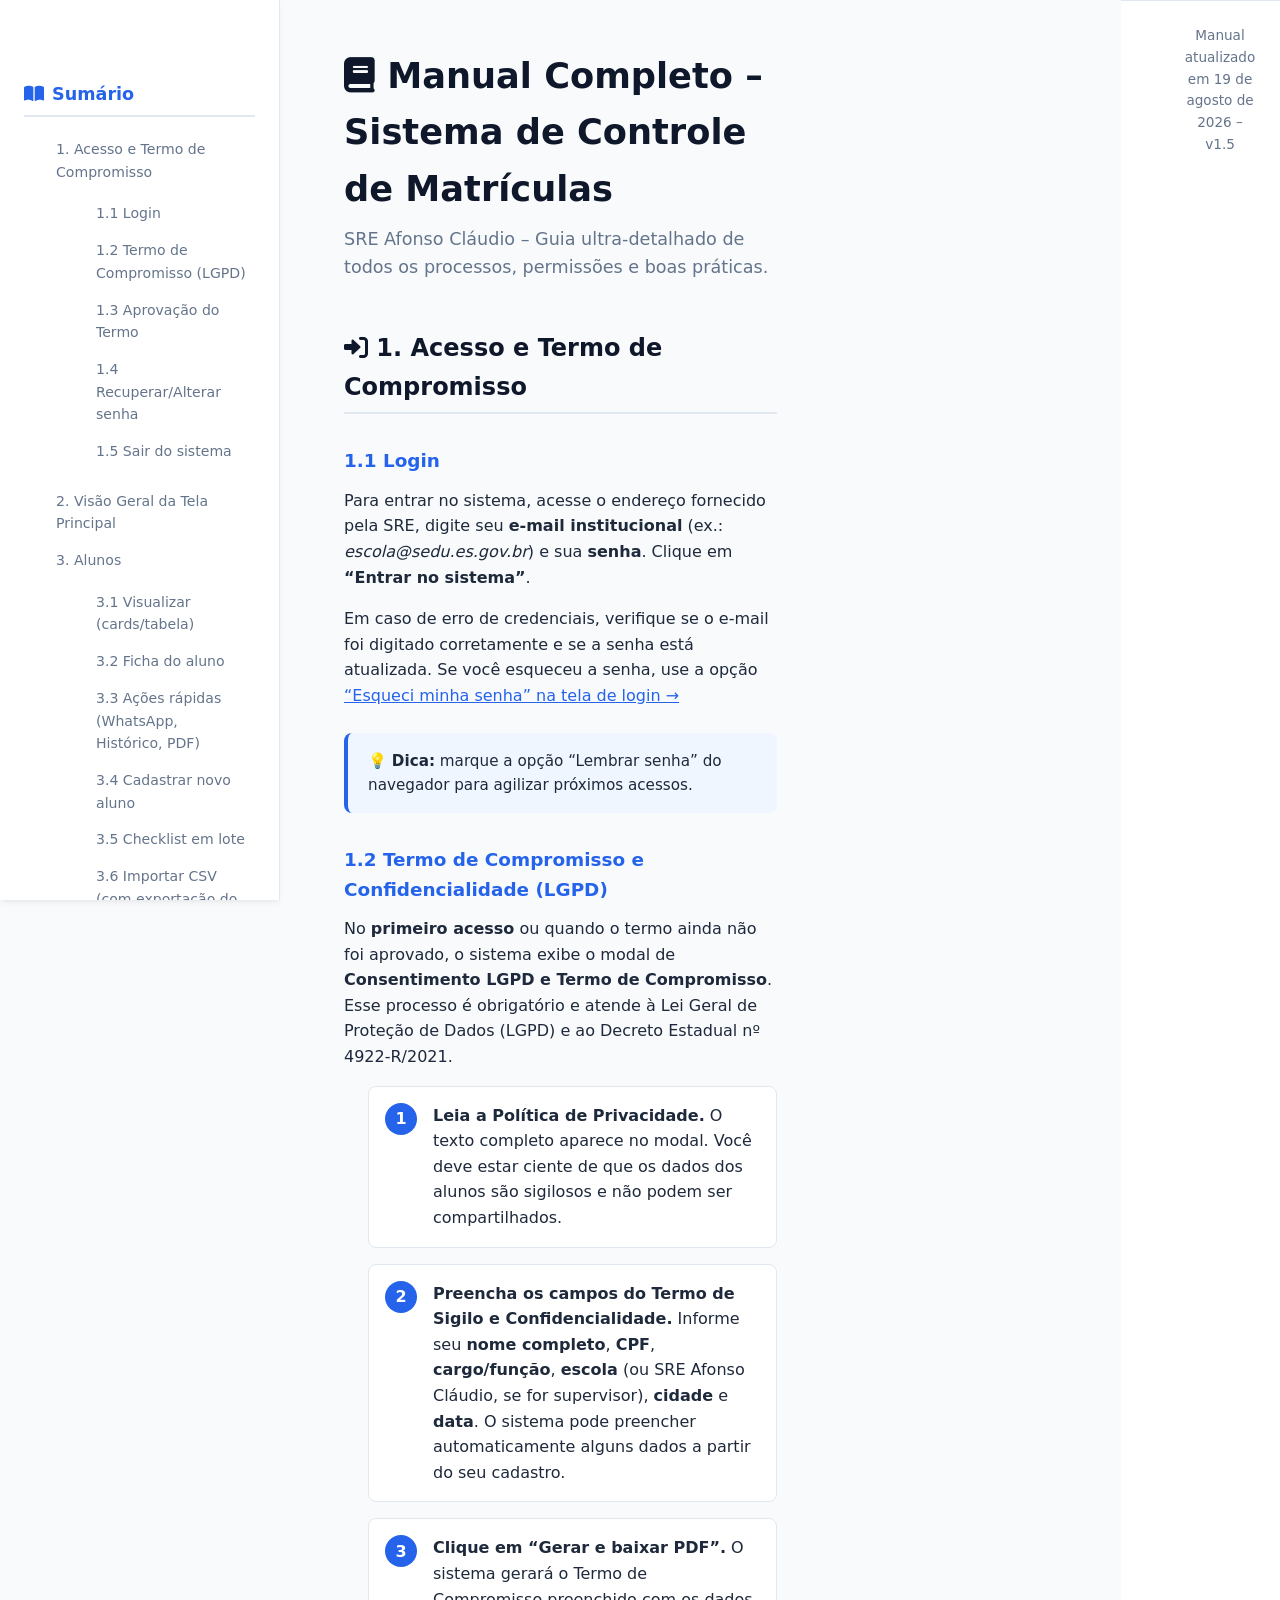
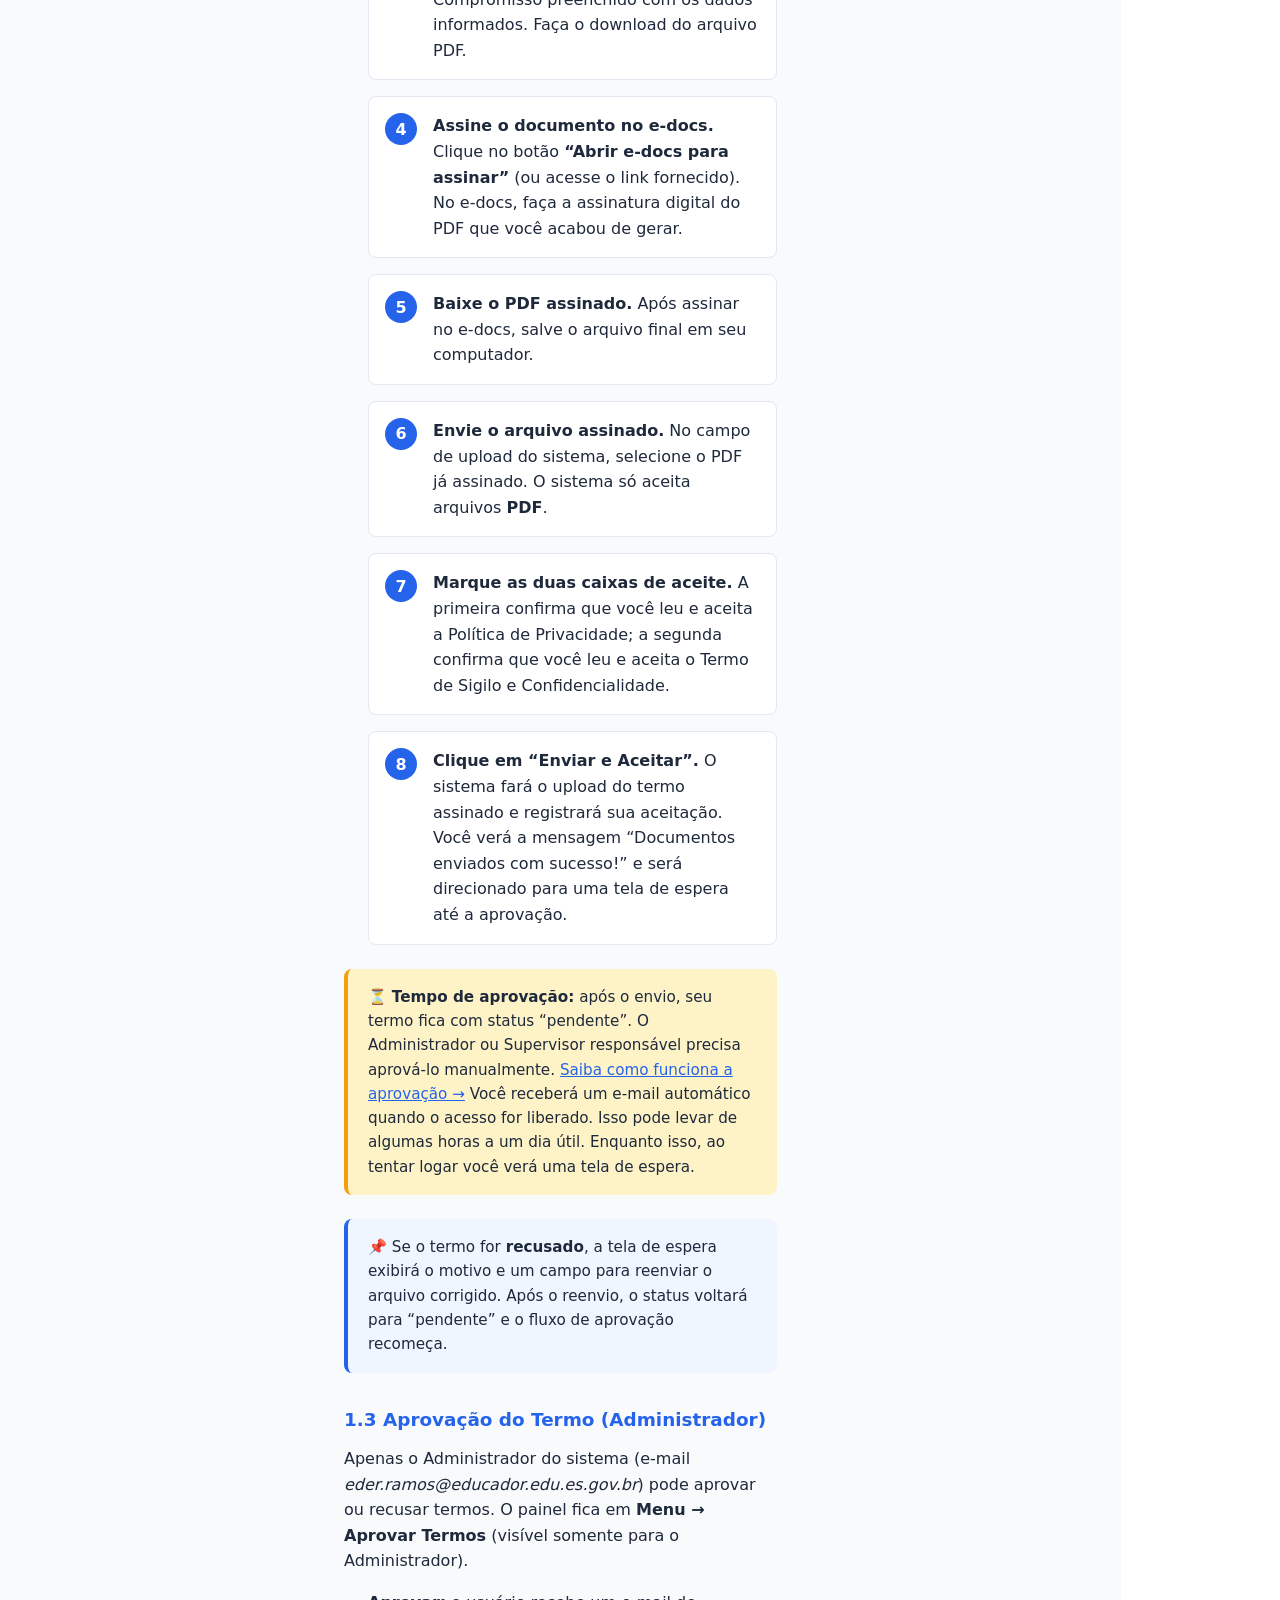
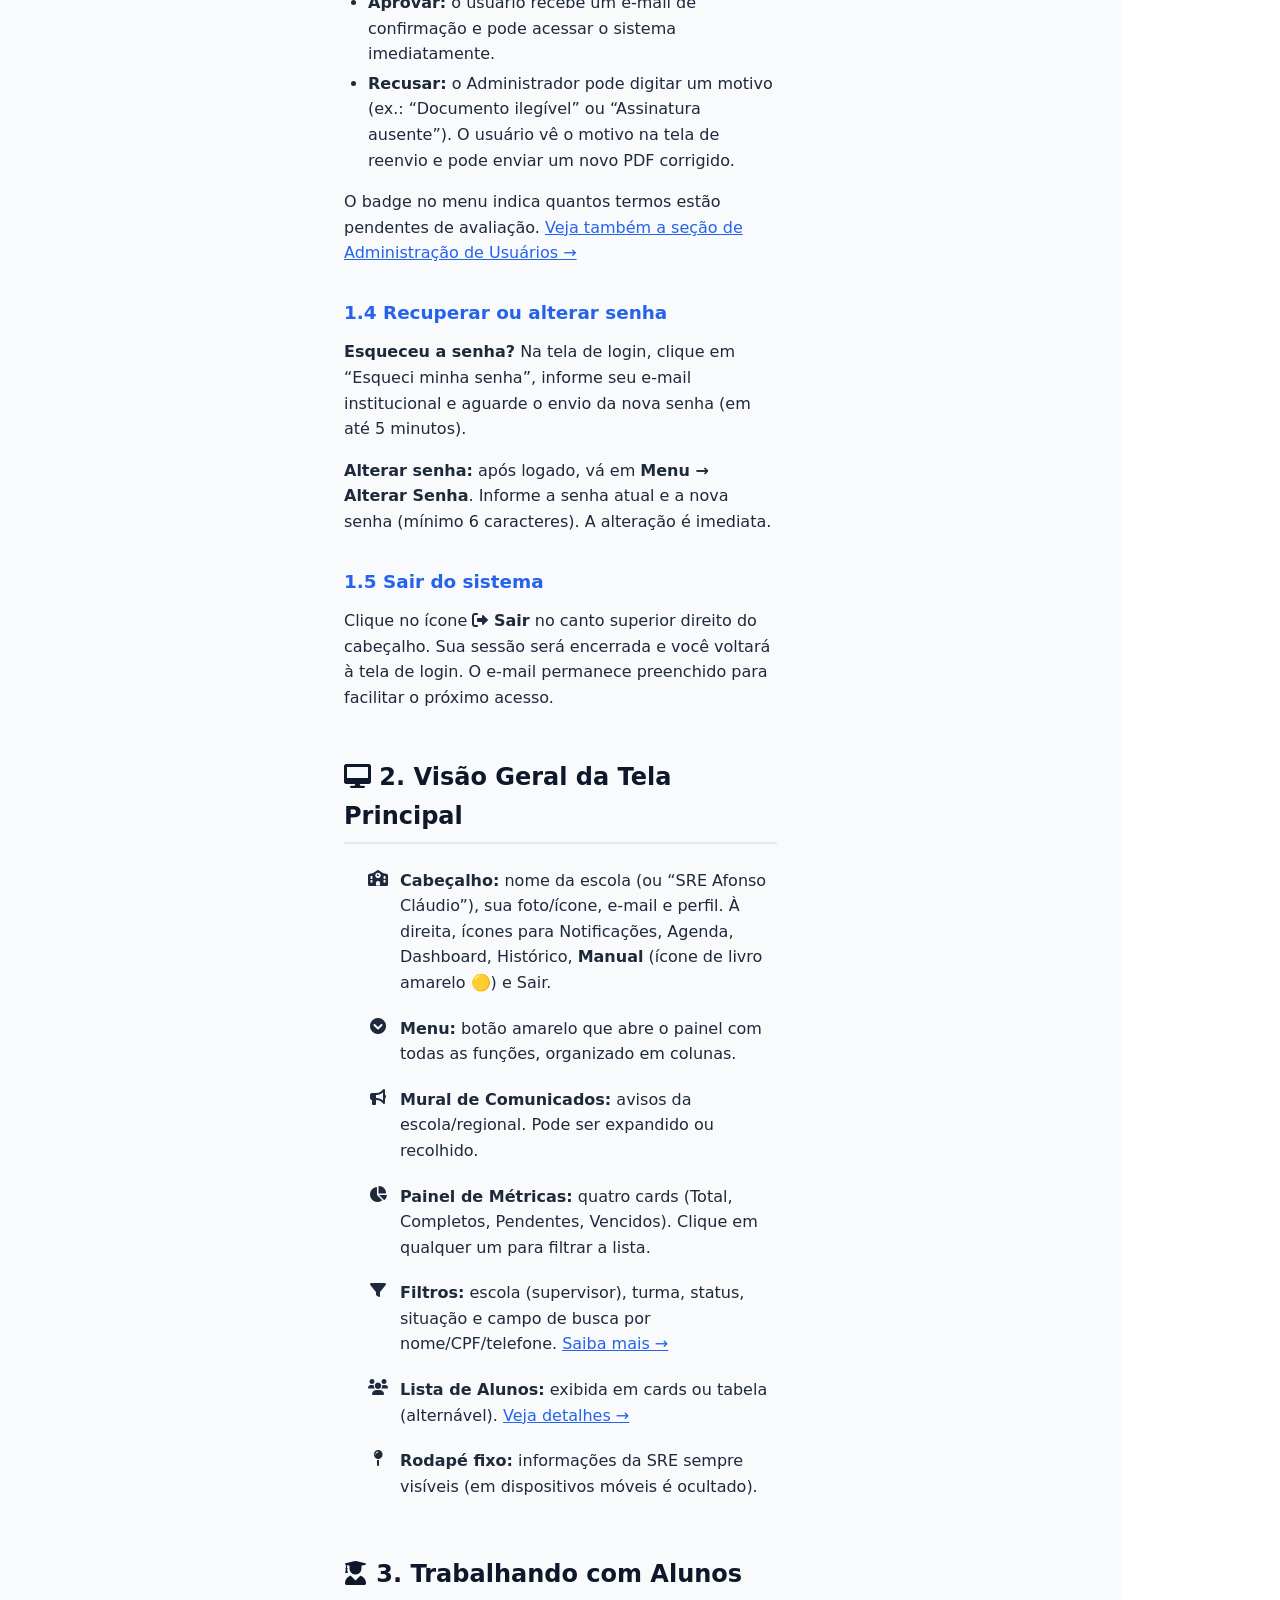
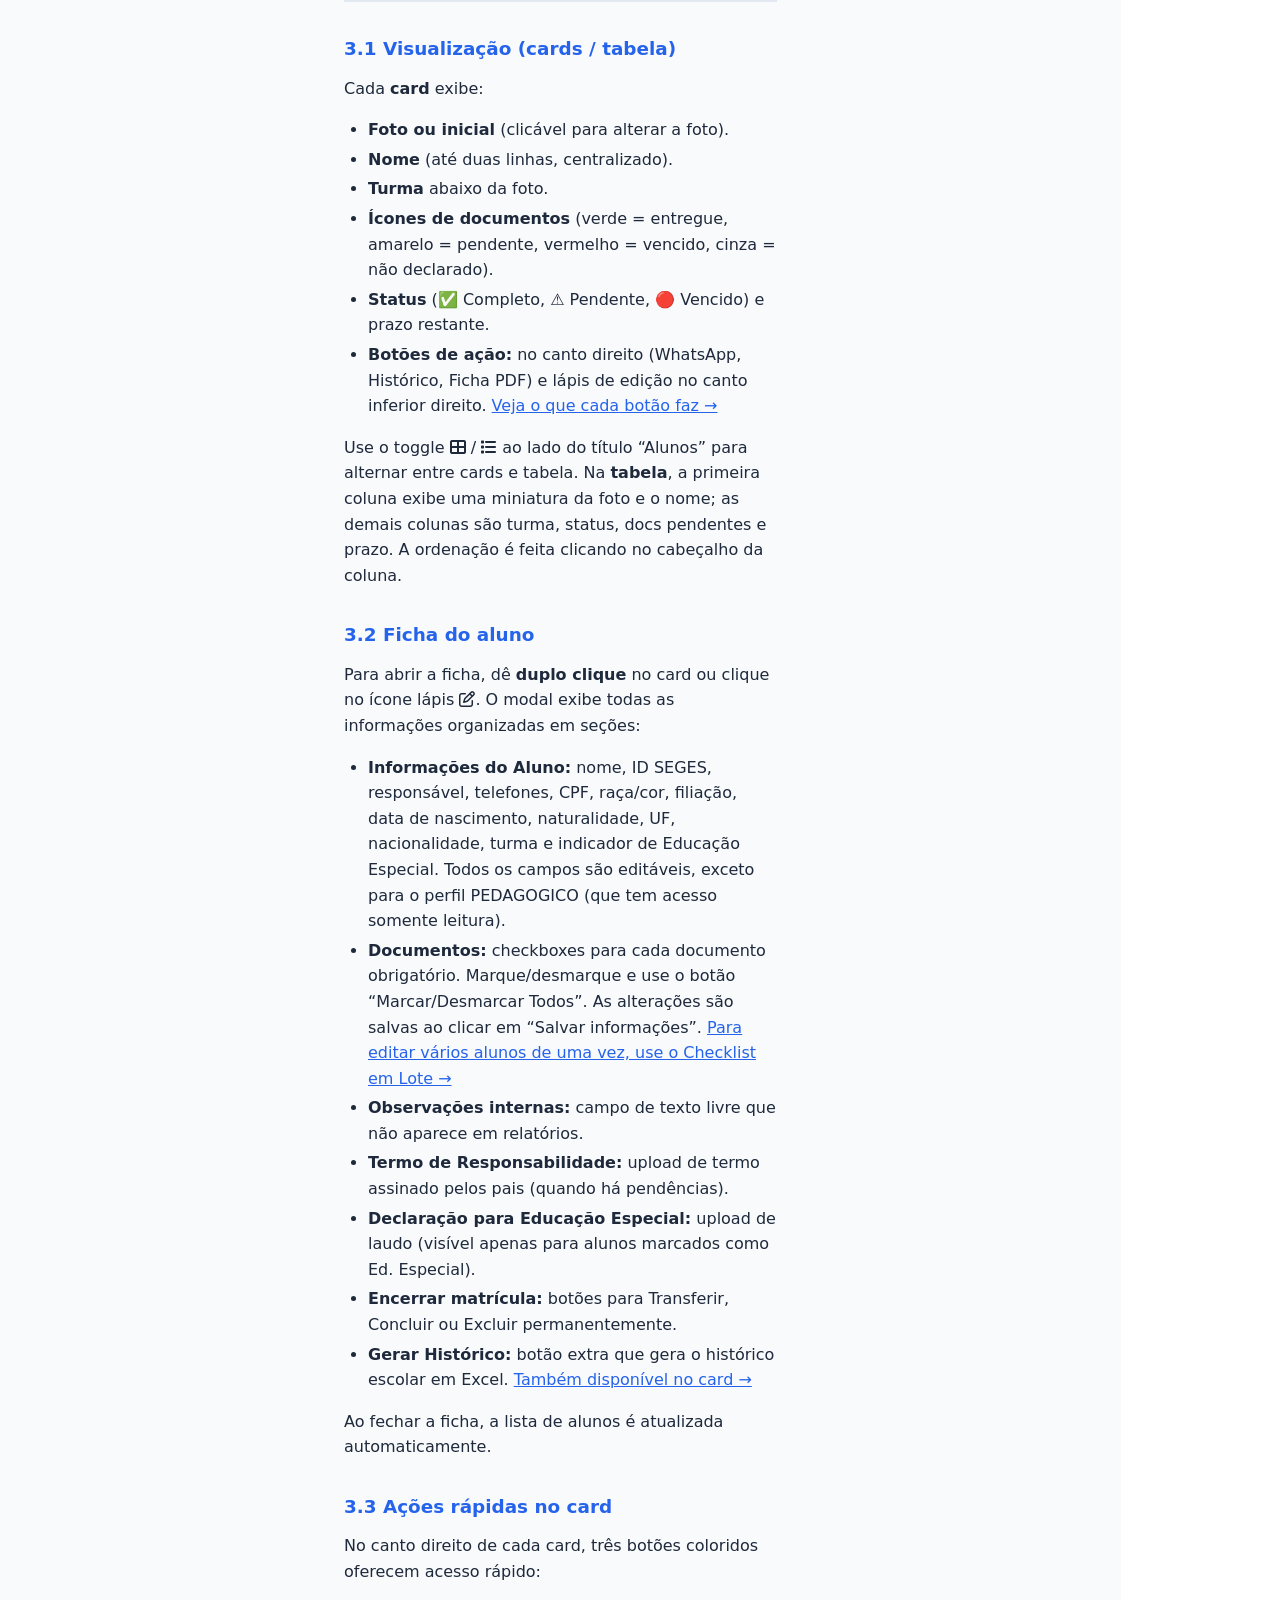
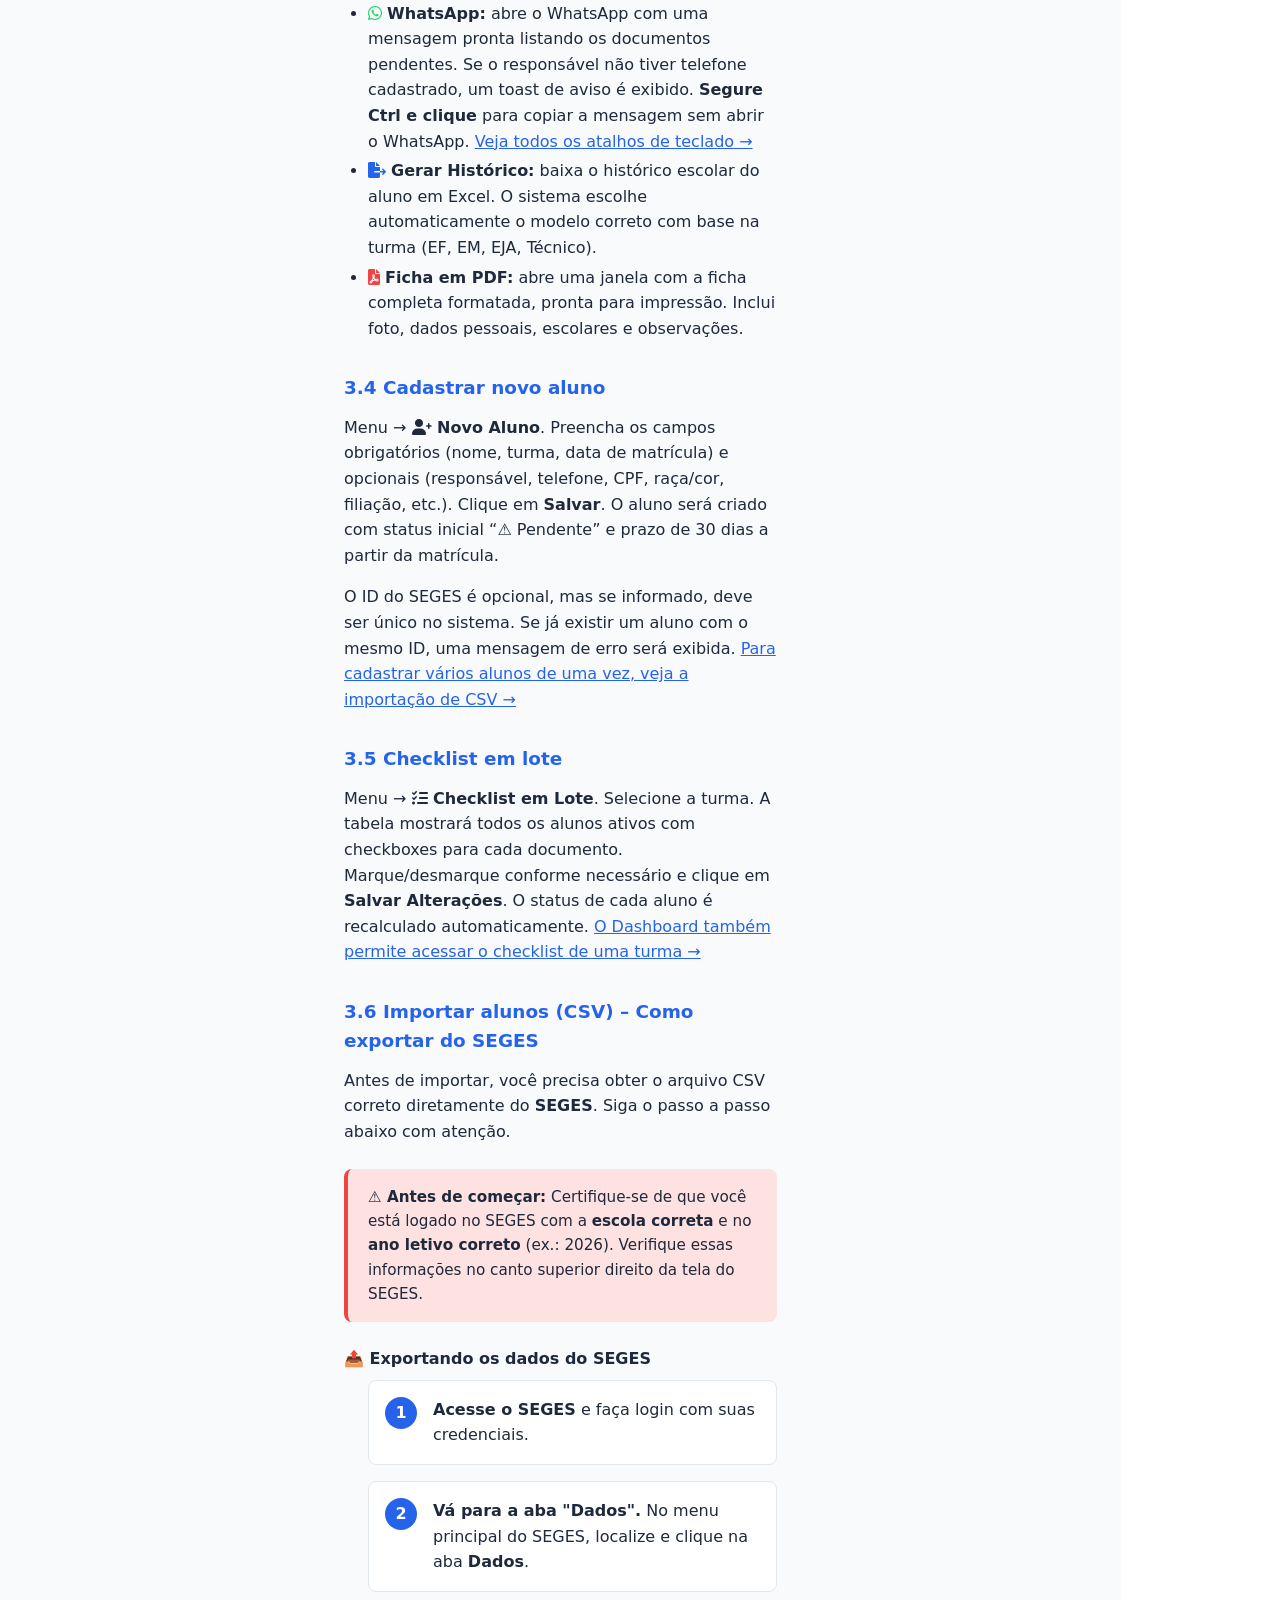
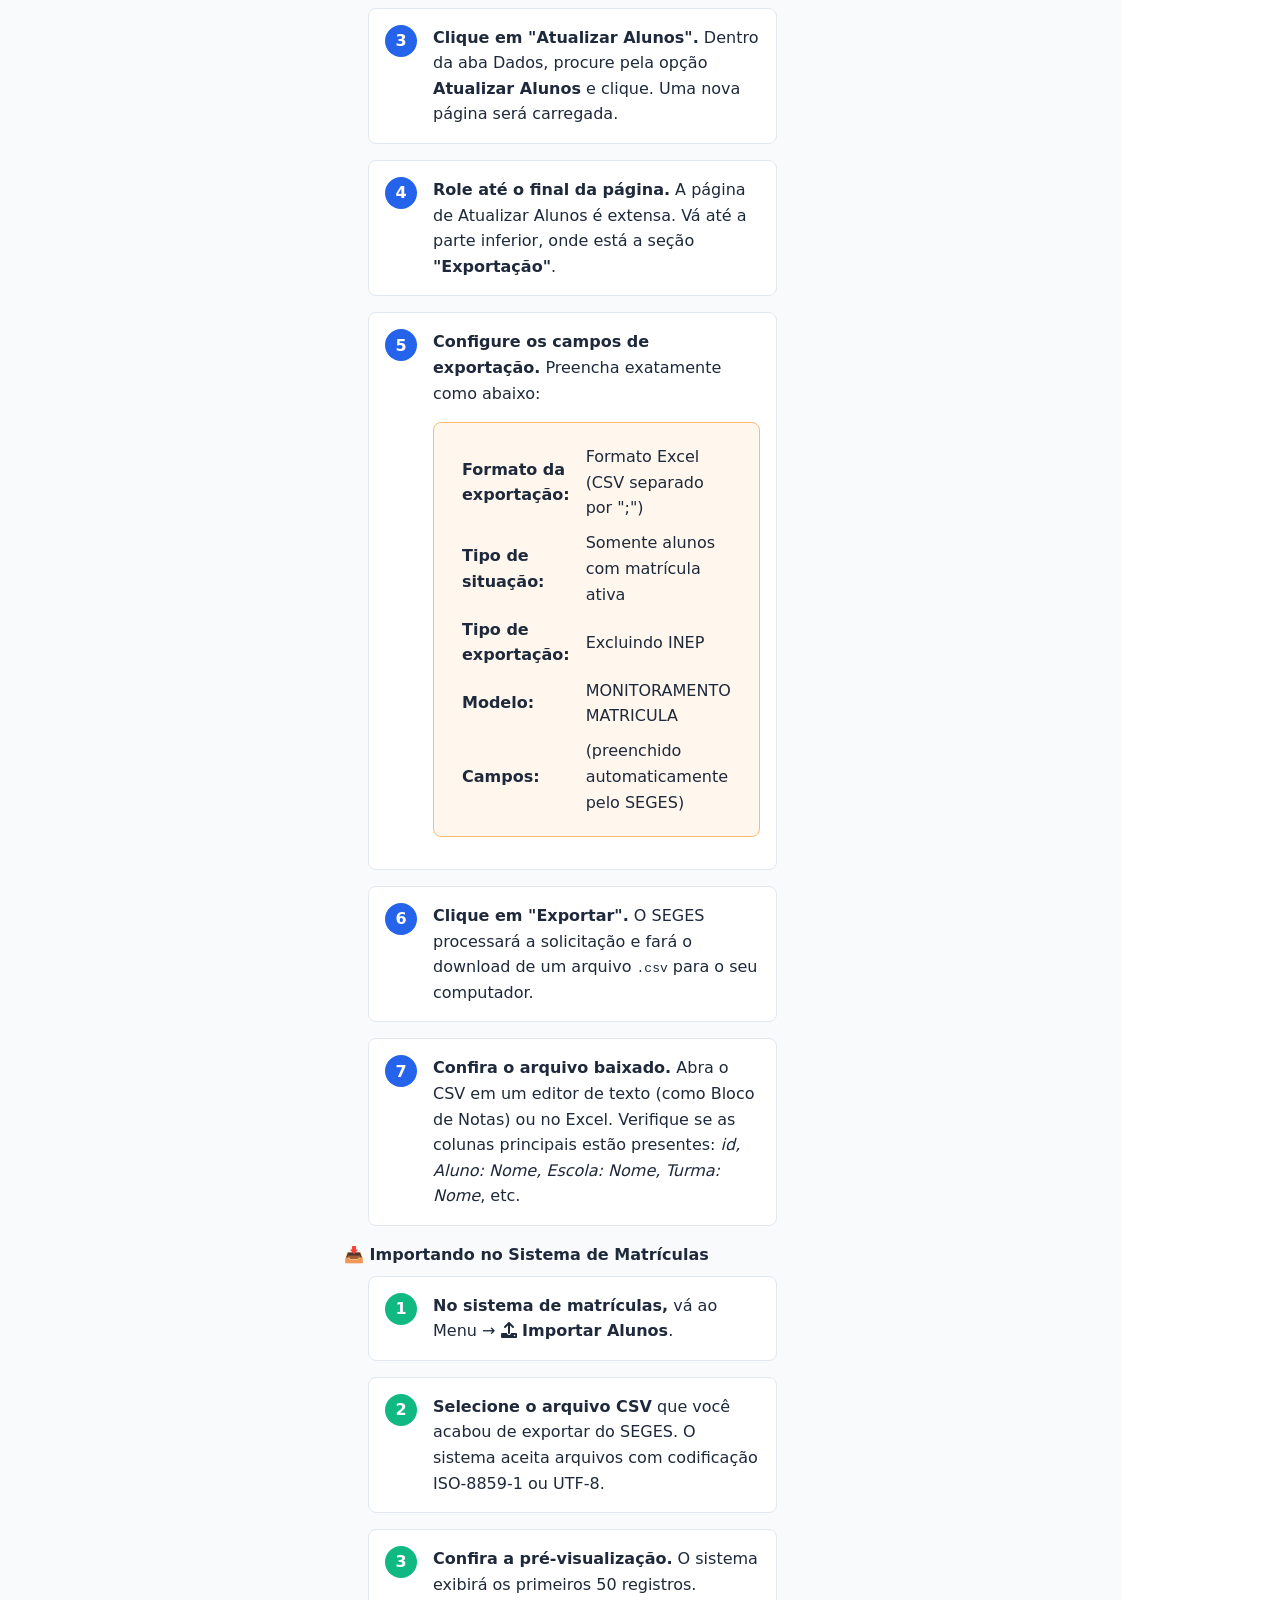
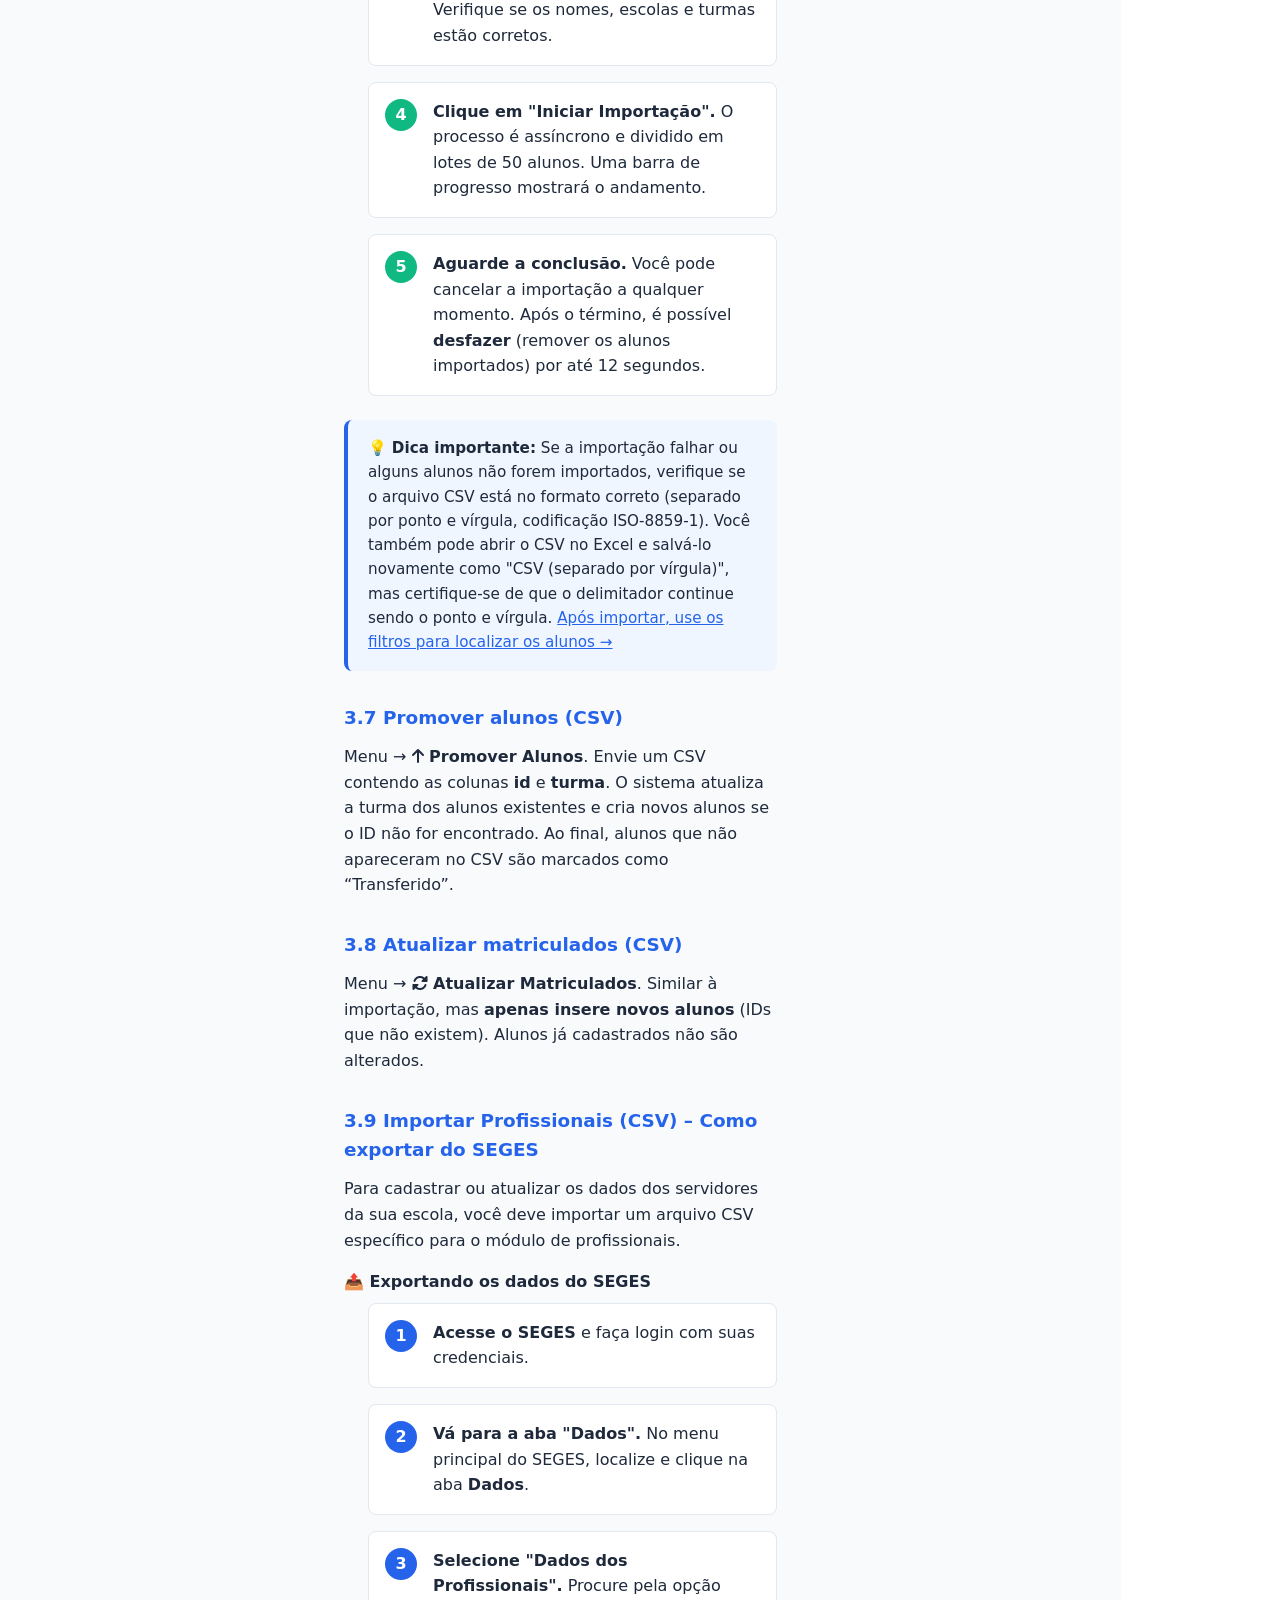
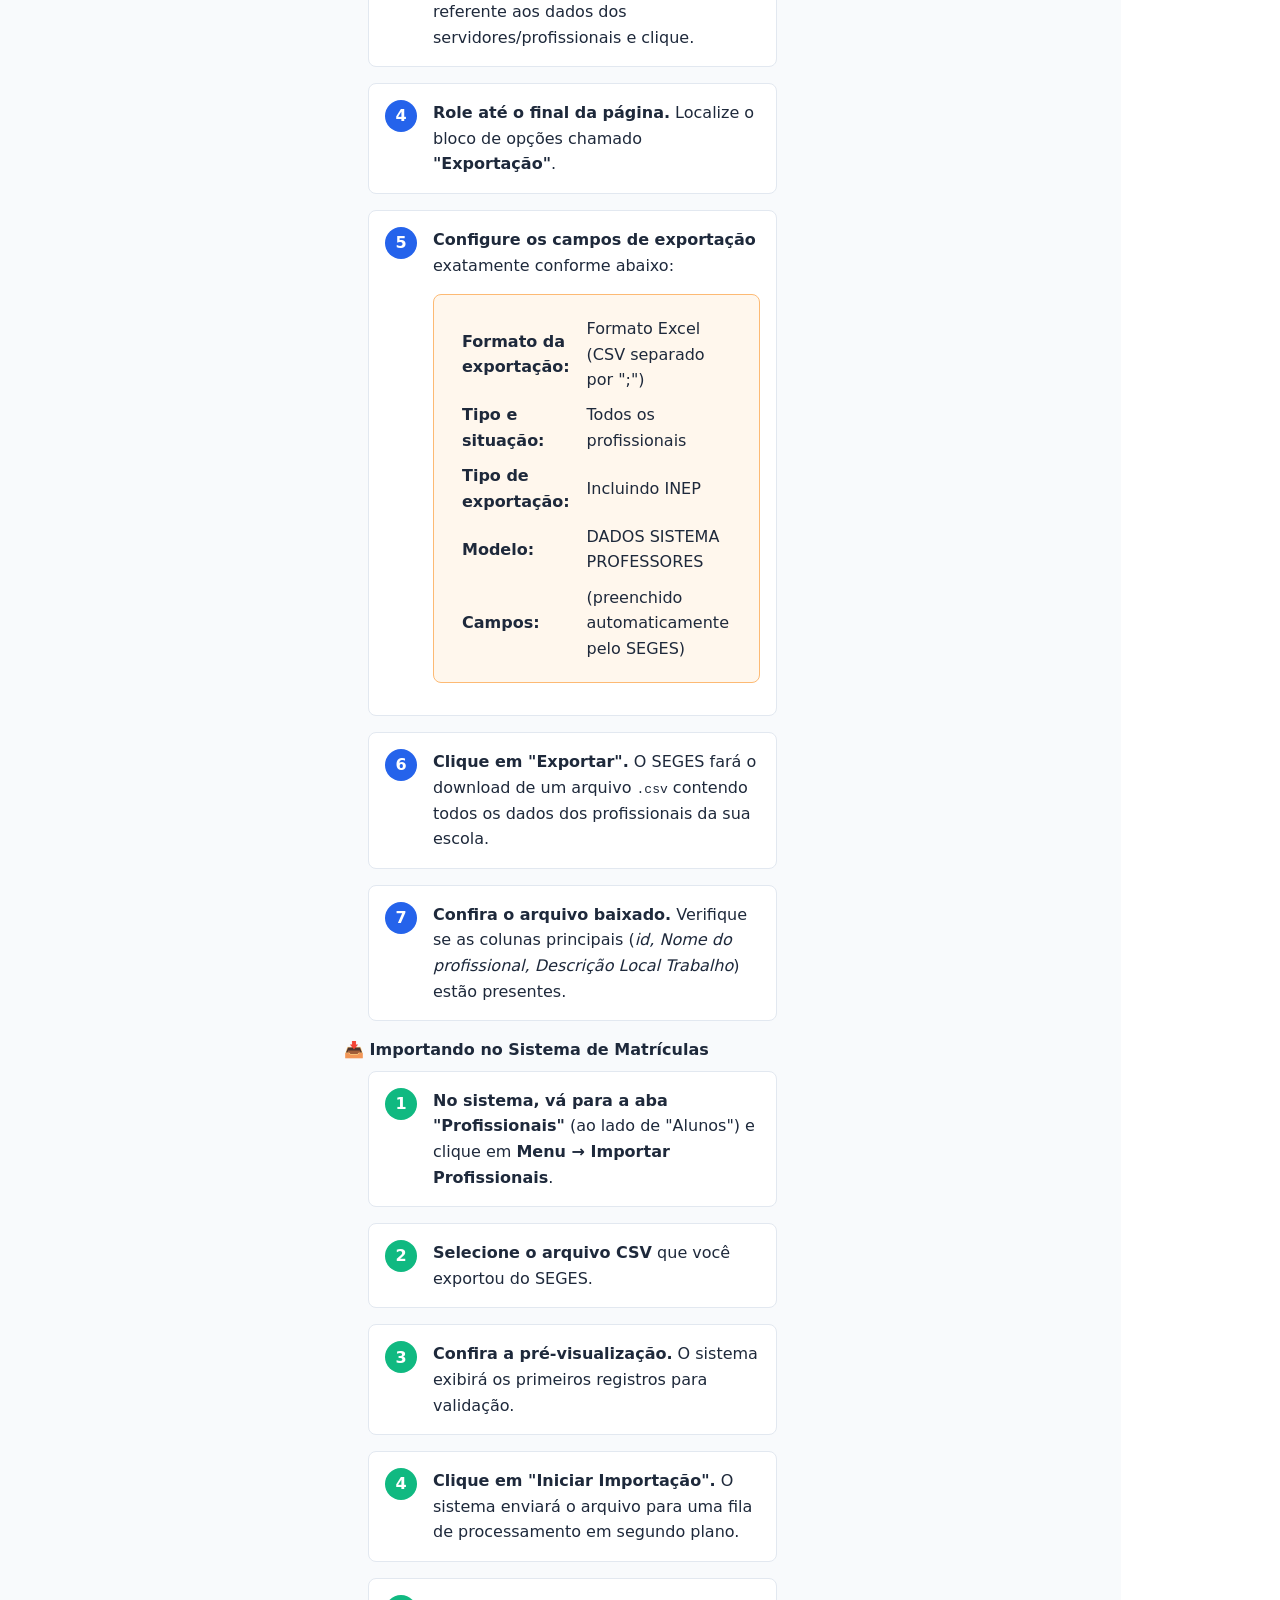
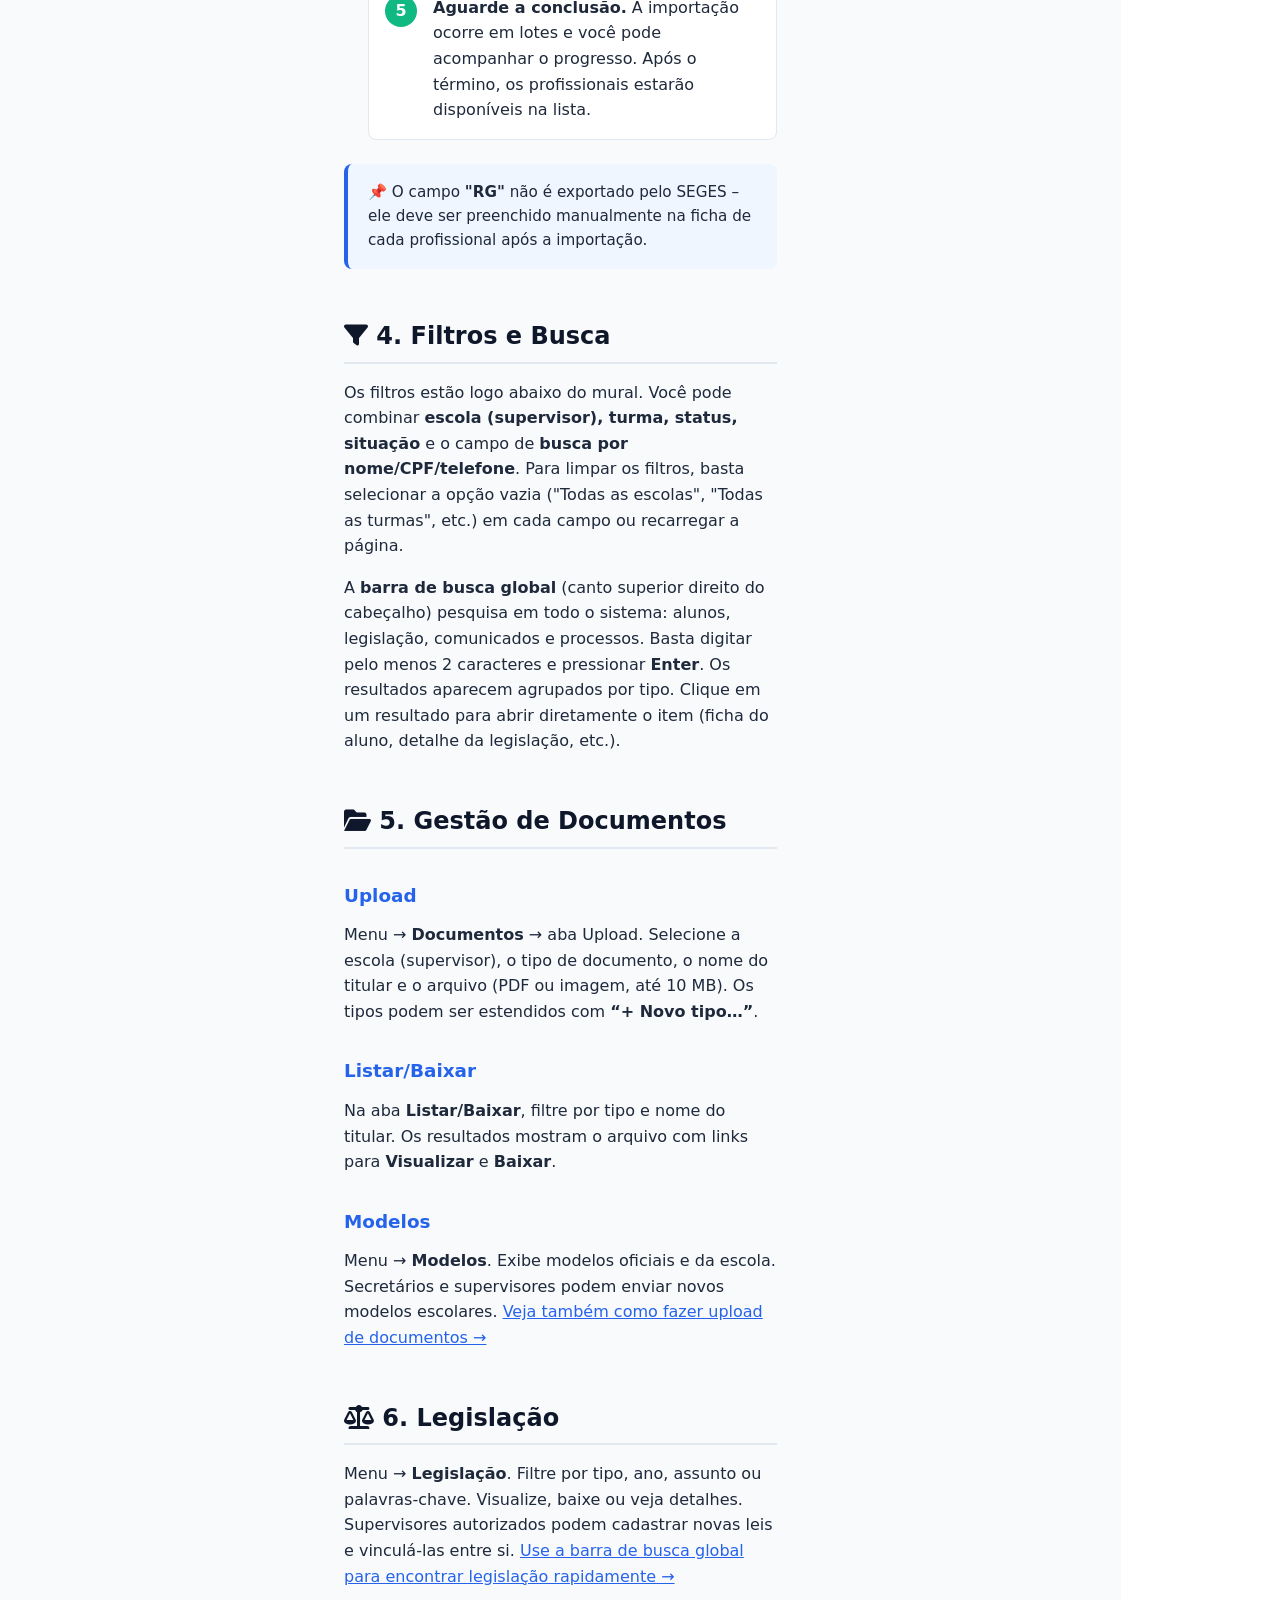
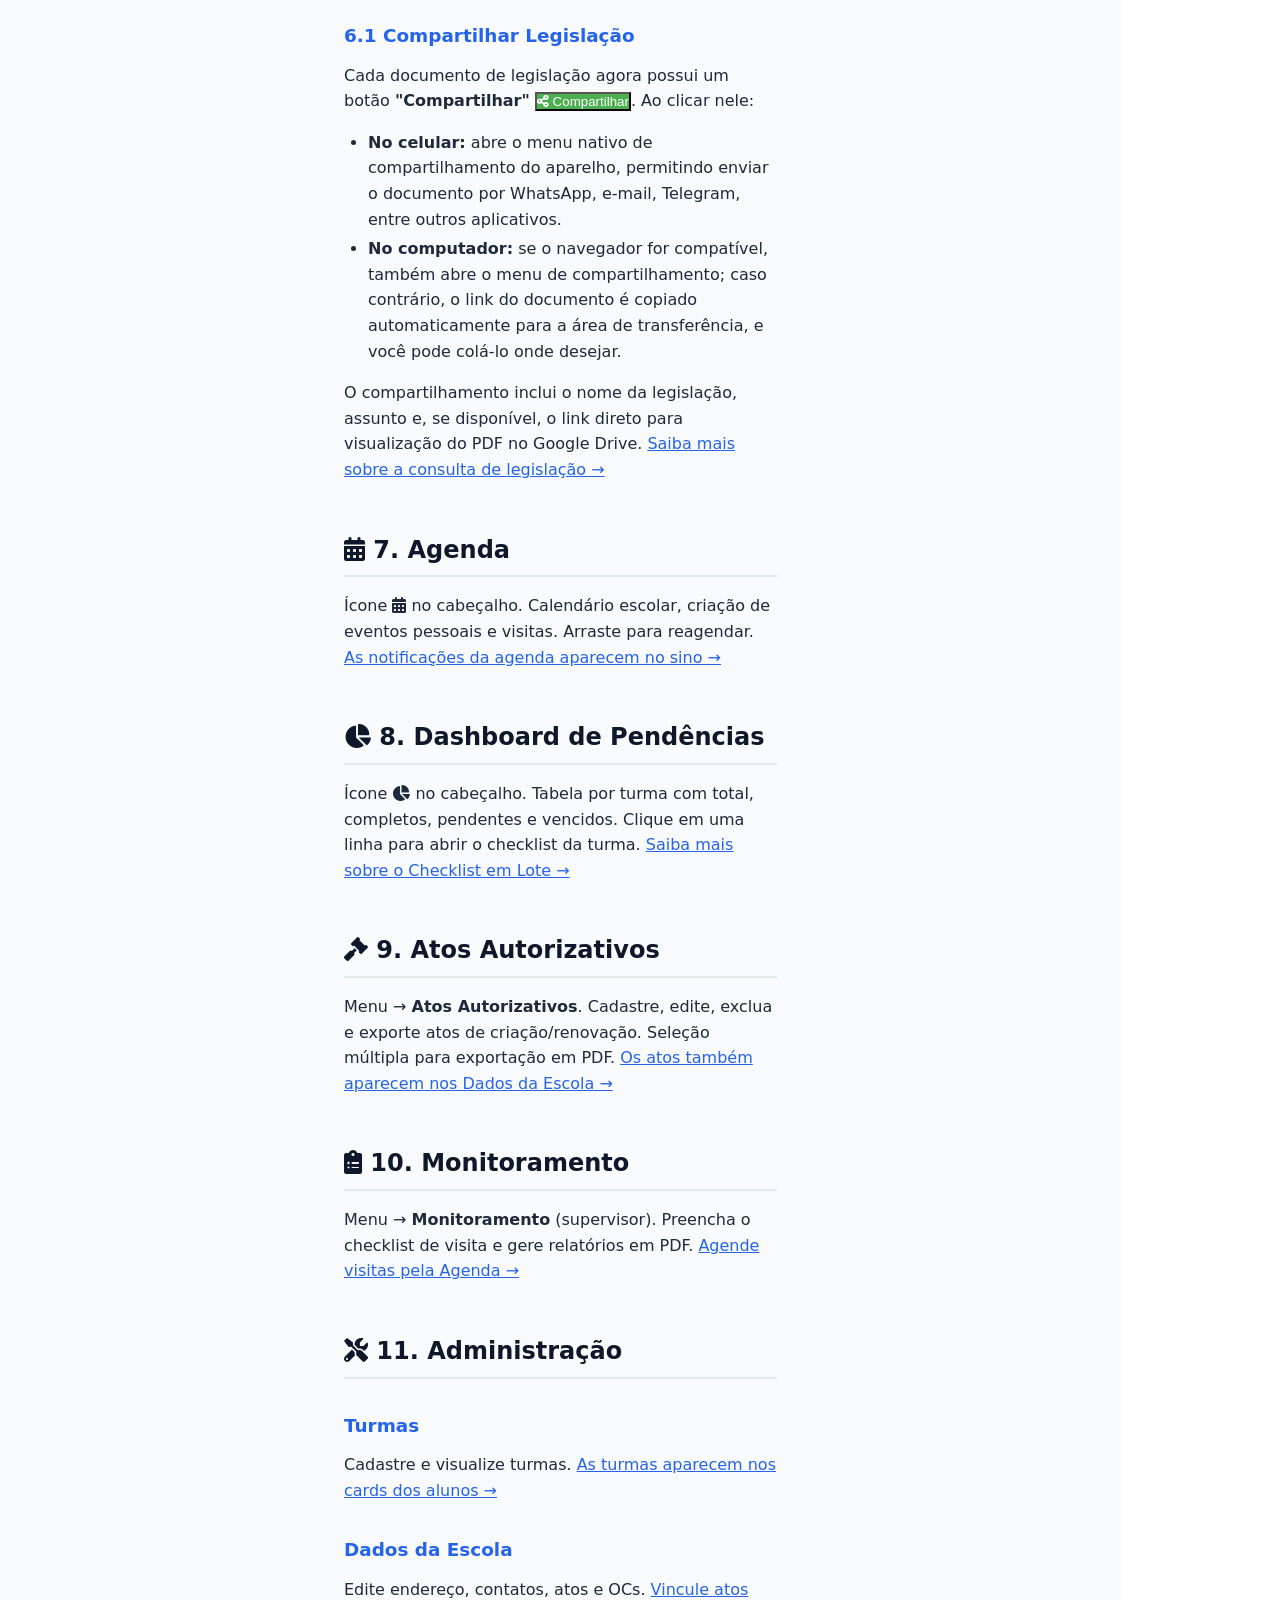
<file: manual.html>
<!DOCTYPE html>
<html lang="pt-br">
<head>
    <meta charset="UTF-8">
    <meta name="viewport" content="width=device-width, initial-scale=1.0">
    <title>Manual Completo – Sistema de Controle de Matrículas | SRE Afonso Cláudio</title>
    <link rel="stylesheet" href="https://cdnjs.cloudflare.com/ajax/libs/font-awesome/6.0.0-beta3/css/all.min.css">
    <style>
        :root {
            --primary: #2563eb;
            --primary-dark: #1d4ed8;
            --bg: #f8fafc;
            --card-bg: #ffffff;
            --text: #1e293b;
            --text-muted: #64748b;
            --border: #e2e8f0;
            --shadow: 0 4px 6px -1px rgba(0,0,0,0.05), 0 2px 4px -1px rgba(0,0,0,0.03);
            --transition: 0.2s ease;
        }
        * { box-sizing: border-box; margin: 0; padding: 0; }
        body {
            font-family: 'Inter', system-ui, -apple-system, sans-serif;
            background: var(--bg);
            color: var(--text);
            line-height: 1.6;
            display: flex;
            min-height: 100vh;
            scroll-behavior: smooth;
        }
        .sidebar {
            width: 280px;
            background: var(--card-bg);
            border-right: 1px solid var(--border);
            padding: 2rem 1.5rem;
            position: fixed;
            top: 0; left: 0;
            height: 100vh;
            overflow-y: auto;
            box-shadow: var(--shadow);
            z-index: 10;
        }
        .sidebar h2 {
            font-size: 1.1rem;
            color: var(--primary);
            margin-bottom: 1rem;
            display: flex;
            align-items: center;
            gap: 0.5rem;
        }
        .sidebar nav ul { list-style: none; padding: 0; }
        .sidebar nav li { margin-bottom: 0.2rem; }
        .sidebar nav a {
            display: block; padding: 0.35rem 0.5rem; border-radius: 6px;
            color: var(--text-muted); text-decoration: none; font-size: 0.88rem; transition: all var(--transition);
        }
        .sidebar nav a:hover, .sidebar nav a.active { background: #eff6ff; color: var(--primary); transform: translateX(4px); }
        .sidebar nav .sub { padding-left: 1rem; font-size: 0.82rem; }
        .main {
            margin-left: 280px;
            padding: 3rem 4rem;
            max-width: 960px;
            width: 100%;
        }
        h1 { font-size: 2.2rem; color: #0f172a; margin-bottom: 0.5rem; animation: fadeSlideIn 0.6s ease both; }
        .subtitle { color: var(--text-muted); margin-bottom: 2rem; font-size: 1.1rem; }
        h2 {
            font-size: 1.5rem; color: #0f172a; margin-top: 3rem; margin-bottom: 1rem;
            padding-bottom: 0.4rem; border-bottom: 2px solid var(--border);
            animation: fadeSlideIn 0.5s ease both;
        }
        h2:target, h3:target {
            animation: highlightPulse 3s ease-out;
        }
        h3 {
            font-size: 1.15rem; color: var(--primary); margin-top: 2rem; margin-bottom: 0.75rem;
            animation: fadeSlideIn 0.4s ease both;
        }
        p { margin-bottom: 1rem; }
        .card-dica {
            background: #eff6ff; border-left: 4px solid var(--primary);
            padding: 1rem 1.25rem; border-radius: 8px; margin: 1.5rem 0; font-size: 0.95rem;
            transition: box-shadow var(--transition), transform var(--transition);
        }
        .card-dica:hover { box-shadow: 0 4px 12px rgba(37,99,235,0.1); transform: translateY(-2px); }
        .card-permissao {
            background: #fef3c7; border-left: 4px solid #f59e0b;
            padding: 1rem 1.25rem; border-radius: 8px; margin: 1.5rem 0; font-size: 0.95rem;
        }
        .card-atencao {
            background: #fee2e2; border-left: 4px solid #ef4444;
            padding: 1rem 1.25rem; border-radius: 8px; margin: 1.5rem 0; font-size: 0.95rem;
        }
        .card-sucesso {
            background: #dcfce7; border-left: 4px solid #10b981;
            padding: 1rem 1.25rem; border-radius: 8px; margin: 1.5rem 0; font-size: 0.95rem;
        }
        table { width: 100%; border-collapse: collapse; margin: 1.5rem 0; }
        th, td { padding: 0.75rem 1rem; text-align: left; border-bottom: 1px solid var(--border); }
        th { background: #f1f5f9; font-weight: 600; font-size: 0.85rem; text-transform: uppercase; letter-spacing: 0.5px; color: var(--text-muted); }
        tr:hover td { background: #fafbfc; }
        ul, ol { margin: 0.5rem 0 1rem 1.5rem; }
        li { margin-bottom: 0.25rem; }
        .step-list { list-style: none; padding: 0; }
        .step-list li {
            display: flex; gap: 1rem; margin-bottom: 1rem;
            padding: 1rem; background: var(--card-bg); border-radius: 8px; border: 1px solid var(--border);
        }
        .step-num {
            width: 32px; height: 32px; background: var(--primary); color: white; border-radius: 50%;
            display: flex; align-items: center; justify-content: center; font-weight: 600; flex-shrink: 0;
        }
        .step-num.green { background: #10b981; }
        .step-num.orange { background: #f59e0b; }
        .highlight-box {
            background: #fff7ed; border: 1px solid #fdba74; border-radius: 8px; padding: 1rem 1.25rem; margin: 1rem 0;
        }
        .link-interno {
            color: var(--primary);
            text-decoration: underline;
            font-weight: 500;
        }
        .link-interno:hover {
            color: var(--primary-dark);
        }
        @keyframes fadeSlideIn { from { opacity: 0; transform: translateY(20px); } to { opacity: 1; transform: translateY(0); } }
        @keyframes highlightPulse {
            0% { background-color: #fde047; }
            100% { background-color: transparent; }
        }
        @media (max-width: 768px) {
            .sidebar { transform: translateX(-100%); width: 260px; }
            .main { margin-left: 0; padding: 1.5rem; }
            footer { margin-left: 0 !important; padding: 1rem !important; }
        }
    </style>
</head>
<body>

<aside class="sidebar">
    <h2><i class="fas fa-book-open"></i> Sumário</h2>
    <nav><ul>
        <li><a href="#acesso">1. Acesso e Termo de Compromisso</a>
            <ul class="sub">
                <li><a href="#login">1.1 Login</a></li>
                <li><a href="#termo">1.2 Termo de Compromisso (LGPD)</a></li>
                <li><a href="#aprovacao-termo">1.3 Aprovação do Termo</a></li>
                <li><a href="#senha">1.4 Recuperar/Alterar senha</a></li>
                <li><a href="#sair">1.5 Sair do sistema</a></li>
            </ul>
        </li>
        <li><a href="#visao">2. Visão Geral da Tela Principal</a></li>
        <li><a href="#alunos">3. Alunos</a>
            <ul class="sub">
                <li><a href="#cards">3.1 Visualizar (cards/tabela)</a></li>
                <li><a href="#ficha">3.2 Ficha do aluno</a></li>
                <li><a href="#acoes-card">3.3 Ações rápidas (WhatsApp, Histórico, PDF)</a></li>
                <li><a href="#novo">3.4 Cadastrar novo aluno</a></li>
                <li><a href="#checklist">3.5 Checklist em lote</a></li>
                <li><a href="#importar">3.6 Importar CSV (com exportação do SEGES)</a></li>
                <li><a href="#promover">3.7 Promover alunos</a></li>
                <li><a href="#atualizar-mat">3.8 Atualizar matriculados</a></li>
                <li><a href="#importar-profissionais">3.9 Importar Profissionais (CSV)</a></li>
            </ul>
        </li>
        <li><a href="#filtros">4. Filtros e Busca</a></li>
        <li><a href="#documentos">5. Gestão de Documentos</a></li>
        <li><a href="#legislacao">6. Legislação</a>
            <ul class="sub">
                <li><a href="#compartilhar-legislacao">6.1 Compartilhar</a></li>
            </ul>
        </li>
        <li><a href="#agenda">7. Agenda</a></li>
        <li><a href="#dashboard">8. Dashboard de Pendências</a></li>
        <li><a href="#atos">9. Atos Autorizativos</a></li>
        <li><a href="#monitoramento">10. Monitoramento</a></li>
        <li><a href="#admin">11. Administração</a></li>
        <li><a href="#profissionais">12. Módulo de Profissionais</a>
            <ul class="sub">
                <li><a href="#prof-cards">12.1 Visualização e Cards</a></li>
                <li><a href="#prof-ficha">12.2 Ficha do Profissional</a></li>
                <li><a href="#prof-documentos">12.3 Anexo de Documentos</a></li>
                <li><a href="#prof-dashboard">12.4 Dashboard de Profissionais</a></li>
                <li><a href="#prof-pdf">12.5 Ficha em PDF</a></li>
            </ul>
        </li>
        <li><a href="#gamificacao">13. Gamificação</a>
            <ul class="sub">
                <li><a href="#estrelas">13.1 Estrelas de Desempenho</a></li>
                <li><a href="#ranking">13.2 Ranking Regional</a></li>
                <li><a href="#dicas">13.3 Dicas de Melhoria</a></li>
            </ul>
        </li>
        <li><a href="#extras">14. Extras</a></li>
        <li><a href="#faq">15. Perguntas Frequentes</a></li>
        <li><a href="#suporte">16. Suporte</a></li>
    </ul></nav>
</aside>

<main class="main">
    <h1><i class="fas fa-book"></i> Manual Completo – Sistema de Controle de Matrículas</h1>
    <p class="subtitle">SRE Afonso Cláudio – Guia ultra‑detalhado de todos os processos, permissões e boas práticas.</p>

    <!-- ==================== 1. ACESSO ==================== -->
    <h2 id="acesso"><i class="fas fa-sign-in-alt"></i> 1. Acesso e Termo de Compromisso</h2>

    <h3 id="login">1.1 Login</h3>
    <p>Para entrar no sistema, acesse o endereço fornecido pela SRE, digite seu <strong>e‑mail institucional</strong> (ex.: <em>escola@sedu.es.gov.br</em>) e sua <strong>senha</strong>. Clique em <strong>“Entrar no sistema”</strong>.</p>
    <p>Em caso de erro de credenciais, verifique se o e‑mail foi digitado corretamente e se a senha está atualizada. Se você esqueceu a senha, use a opção <a href="#senha" class="link-interno">“Esqueci minha senha” na tela de login →</a></p>
    <div class="card-dica">💡 <strong>Dica:</strong> marque a opção “Lembrar senha” do navegador para agilizar próximos acessos.</div>

    <h3 id="termo">1.2 Termo de Compromisso e Confidencialidade (LGPD)</h3>
    <p>No <strong>primeiro acesso</strong> ou quando o termo ainda não foi aprovado, o sistema exibe o modal de <strong>Consentimento LGPD e Termo de Compromisso</strong>. Esse processo é obrigatório e atende à Lei Geral de Proteção de Dados (LGPD) e ao Decreto Estadual nº 4922‑R/2021.</p>
    
    <ol class="step-list">
        <li><span class="step-num">1</span><div><strong>Leia a Política de Privacidade.</strong> O texto completo aparece no modal. Você deve estar ciente de que os dados dos alunos são sigilosos e não podem ser compartilhados.</div></li>
        <li><span class="step-num">2</span><div><strong>Preencha os campos do Termo de Sigilo e Confidencialidade.</strong> Informe seu <strong>nome completo</strong>, <strong>CPF</strong>, <strong>cargo/função</strong>, <strong>escola</strong> (ou SRE Afonso Cláudio, se for supervisor), <strong>cidade</strong> e <strong>data</strong>. O sistema pode preencher automaticamente alguns dados a partir do seu cadastro.</div></li>
        <li><span class="step-num">3</span><div><strong>Clique em “Gerar e baixar PDF”.</strong> O sistema gerará o Termo de Compromisso preenchido com os dados informados. Faça o download do arquivo PDF.</div></li>
        <li><span class="step-num">4</span><div><strong>Assine o documento no e‑docs.</strong> Clique no botão <strong>“Abrir e‑docs para assinar”</strong> (ou acesse o link fornecido). No e‑docs, faça a assinatura digital do PDF que você acabou de gerar.</div></li>
        <li><span class="step-num">5</span><div><strong>Baixe o PDF assinado.</strong> Após assinar no e‑docs, salve o arquivo final em seu computador.</div></li>
        <li><span class="step-num">6</span><div><strong>Envie o arquivo assinado.</strong> No campo de upload do sistema, selecione o PDF já assinado. O sistema só aceita arquivos <strong>PDF</strong>.</div></li>
        <li><span class="step-num">7</span><div><strong>Marque as duas caixas de aceite.</strong> A primeira confirma que você leu e aceita a Política de Privacidade; a segunda confirma que você leu e aceita o Termo de Sigilo e Confidencialidade.</div></li>
        <li><span class="step-num">8</span><div><strong>Clique em “Enviar e Aceitar”.</strong> O sistema fará o upload do termo assinado e registrará sua aceitação. Você verá a mensagem “Documentos enviados com sucesso!” e será direcionado para uma tela de espera até a aprovação.</div></li>
    </ol>
    
    <div class="card-permissao">⏳ <strong>Tempo de aprovação:</strong> após o envio, seu termo fica com status “pendente”. O Administrador ou Supervisor responsável precisa aprová‑lo manualmente. <a href="#aprovacao-termo" class="link-interno">Saiba como funciona a aprovação →</a> Você receberá um e‑mail automático quando o acesso for liberado. Isso pode levar de algumas horas a um dia útil. Enquanto isso, ao tentar logar você verá uma tela de espera.</div>
    
    <div class="card-dica">📌 Se o termo for <strong>recusado</strong>, a tela de espera exibirá o motivo e um campo para reenviar o arquivo corrigido. Após o reenvio, o status voltará para “pendente” e o fluxo de aprovação recomeça.</div>
    
    
    <h3 id="aprovacao-termo">1.3 Aprovação do Termo (Administrador)</h3>
    <p>Apenas o Administrador do sistema (e‑mail <em>eder.ramos@educador.edu.es.gov.br</em>) pode aprovar ou recusar termos. O painel fica em <strong>Menu → Aprovar Termos</strong> (visível somente para o Administrador).</p>
    <ul>
        <li><strong>Aprovar:</strong> o usuário recebe um e‑mail de confirmação e pode acessar o sistema imediatamente.</li>
        <li><strong>Recusar:</strong> o Administrador pode digitar um motivo (ex.: “Documento ilegível” ou “Assinatura ausente”). O usuário vê o motivo na tela de reenvio e pode enviar um novo PDF corrigido.</li>
    </ul>
    <p>O badge no menu indica quantos termos estão pendentes de avaliação. <a href="#usuarios" class="link-interno">Veja também a seção de Administração de Usuários →</a></p>

    <h3 id="senha">1.4 Recuperar ou alterar senha</h3>
    <p><strong>Esqueceu a senha?</strong> Na tela de login, clique em “Esqueci minha senha”, informe seu e‑mail institucional e aguarde o envio da nova senha (em até 5 minutos).</p>
    <p><strong>Alterar senha:</strong> após logado, vá em <strong>Menu → Alterar Senha</strong>. Informe a senha atual e a nova senha (mínimo 6 caracteres). A alteração é imediata.</p>

    <h3 id="sair">1.5 Sair do sistema</h3>
    <p>Clique no ícone <strong><i class="fas fa-sign-out-alt"></i> Sair</strong> no canto superior direito do cabeçalho. Sua sessão será encerrada e você voltará à tela de login. O e‑mail permanece preenchido para facilitar o próximo acesso.</p>

    <!-- ==================== 2. VISÃO GERAL ==================== -->
    <h2 id="visao"><i class="fas fa-desktop"></i> 2. Visão Geral da Tela Principal</h2>
    <ul style="list-style:none;padding:0;">
        <li style="display:flex;align-items:flex-start;gap:0.75rem;padding:0.5rem 0;">
            <i class="fas fa-school" style="width:20px;text-align:center;flex-shrink:0;margin-top:2px;"></i>
            <span><strong>Cabeçalho:</strong> nome da escola (ou “SRE Afonso Cláudio”), sua foto/ícone, e‑mail e perfil. À direita, ícones para Notificações, Agenda, Dashboard, Histórico, <strong>Manual</strong> (ícone de livro amarelo 🟡) e Sair.</span>
        </li>
        <li style="display:flex;align-items:flex-start;gap:0.75rem;padding:0.5rem 0;">
            <i class="fa-solid fa-circle-chevron-down" style="width:20px;text-align:center;flex-shrink:0;margin-top:2px;"></i>
            <span><strong>Menu:</strong> botão amarelo que abre o painel com todas as funções, organizado em colunas.</span>
        </li>
        <li style="display:flex;align-items:flex-start;gap:0.75rem;padding:0.5rem 0;">
            <i class="fas fa-bullhorn" style="width:20px;text-align:center;flex-shrink:0;margin-top:2px;"></i>
            <span><strong>Mural de Comunicados:</strong> avisos da escola/regional. Pode ser expandido ou recolhido.</span>
        </li>
        <li style="display:flex;align-items:flex-start;gap:0.75rem;padding:0.5rem 0;">
            <i class="fas fa-chart-pie" style="width:20px;text-align:center;flex-shrink:0;margin-top:2px;"></i>
            <span><strong>Painel de Métricas:</strong> quatro cards (Total, Completos, Pendentes, Vencidos). Clique em qualquer um para filtrar a lista.</span>
        </li>
        <li style="display:flex;align-items:flex-start;gap:0.75rem;padding:0.5rem 0;">
            <i class="fas fa-filter" style="width:20px;text-align:center;flex-shrink:0;margin-top:2px;"></i>
            <span><strong>Filtros:</strong> escola (supervisor), turma, status, situação e campo de busca por nome/CPF/telefone. <a href="#filtros" class="link-interno">Saiba mais →</a></span>
        </li>
        <li style="display:flex;align-items:flex-start;gap:0.75rem;padding:0.5rem 0;">
            <i class="fas fa-users" style="width:20px;text-align:center;flex-shrink:0;margin-top:2px;"></i>
            <span><strong>Lista de Alunos:</strong> exibida em cards ou tabela (alternável). <a href="#cards" class="link-interno">Veja detalhes →</a></span>
        </li>
        <li style="display:flex;align-items:flex-start;gap:0.75rem;padding:0.5rem 0;">
            <i class="fas fa-map-pin" style="width:20px;text-align:center;flex-shrink:0;margin-top:2px;"></i>
            <span><strong>Rodapé fixo:</strong> informações da SRE sempre visíveis (em dispositivos móveis é ocultado).</span>
        </li>
    </ul>

    <!-- ==================== 3. ALUNOS ==================== -->
    <h2 id="alunos"><i class="fas fa-user-graduate"></i> 3. Trabalhando com Alunos</h2>

    <h3 id="cards">3.1 Visualização (cards / tabela)</h3>
    <p>Cada <strong>card</strong> exibe:</p>
    <ul>
        <li><strong>Foto ou inicial</strong> (clicável para alterar a foto).</li>
        <li><strong>Nome</strong> (até duas linhas, centralizado).</li>
        <li><strong>Turma</strong> abaixo da foto.</li>
        <li><strong>Ícones de documentos</strong> (verde = entregue, amarelo = pendente, vermelho = vencido, cinza = não declarado).</li>
        <li><strong>Status</strong> (✅ Completo, ⚠️ Pendente, 🔴 Vencido) e prazo restante.</li>
        <li><strong>Botões de ação:</strong> no canto direito (WhatsApp, Histórico, Ficha PDF) e lápis de edição no canto inferior direito. <a href="#acoes-card" class="link-interno">Veja o que cada botão faz →</a></li>
    </ul>
    <p>Use o toggle <i class="fas fa-th-large"></i> / <i class="fas fa-list"></i> ao lado do título “Alunos” para alternar entre cards e tabela. Na <strong>tabela</strong>, a primeira coluna exibe uma miniatura da foto e o nome; as demais colunas são turma, status, docs pendentes e prazo. A ordenação é feita clicando no cabeçalho da coluna.</p>

    <h3 id="ficha">3.2 Ficha do aluno</h3>
    <p>Para abrir a ficha, dê <strong>duplo clique</strong> no card ou clique no ícone lápis <i class="fa-regular fa-pen-to-square"></i>. O modal exibe todas as informações organizadas em seções:</p>
    <ul>
        <li><strong>Informações do Aluno:</strong> nome, ID SEGES, responsável, telefones, CPF, raça/cor, filiação, data de nascimento, naturalidade, UF, nacionalidade, turma e indicador de Educação Especial. Todos os campos são editáveis, exceto para o perfil PEDAGOGICO (que tem acesso somente leitura).</li>
        <li><strong>Documentos:</strong> checkboxes para cada documento obrigatório. Marque/desmarque e use o botão “Marcar/Desmarcar Todos”. As alterações são salvas ao clicar em “Salvar informações”. <a href="#checklist" class="link-interno">Para editar vários alunos de uma vez, use o Checklist em Lote →</a></li>
        <li><strong>Observações internas:</strong> campo de texto livre que não aparece em relatórios.</li>
        <li><strong>Termo de Responsabilidade:</strong> upload de termo assinado pelos pais (quando há pendências).</li>
        <li><strong>Declaração para Educação Especial:</strong> upload de laudo (visível apenas para alunos marcados como Ed. Especial).</li>
        <li><strong>Encerrar matrícula:</strong> botões para Transferir, Concluir ou Excluir permanentemente.</li>
        <li><strong>Gerar Histórico:</strong> botão extra que gera o histórico escolar em Excel. <a href="#acoes-card" class="link-interno">Também disponível no card →</a></li>
    </ul>
    <p>Ao fechar a ficha, a lista de alunos é atualizada automaticamente.</p>

    <h3 id="acoes-card">3.3 Ações rápidas no card</h3>
    <p>No canto direito de cada card, três botões coloridos oferecem acesso rápido:</p>
    <ul>
        <li><i class="fab fa-whatsapp" style="color:#25D366;"></i> <strong>WhatsApp:</strong> abre o WhatsApp com uma mensagem pronta listando os documentos pendentes. Se o responsável não tiver telefone cadastrado, um toast de aviso é exibido. <strong>Segure Ctrl e clique</strong> para copiar a mensagem sem abrir o WhatsApp. <a href="#extras" class="link-interno">Veja todos os atalhos de teclado →</a></li>
        <li><i class="fas fa-file-export" style="color:#2563eb;"></i> <strong>Gerar Histórico:</strong> baixa o histórico escolar do aluno em Excel. O sistema escolhe automaticamente o modelo correto com base na turma (EF, EM, EJA, Técnico).</li>
        <li><i class="fas fa-file-pdf" style="color:#ef4444;"></i> <strong>Ficha em PDF:</strong> abre uma janela com a ficha completa formatada, pronta para impressão. Inclui foto, dados pessoais, escolares e observações.</li>
    </ul>

    <h3 id="novo">3.4 Cadastrar novo aluno</h3>
    <p>Menu → <strong><i class="fas fa-user-plus"></i> Novo Aluno</strong>. Preencha os campos obrigatórios (nome, turma, data de matrícula) e opcionais (responsável, telefone, CPF, raça/cor, filiação, etc.). Clique em <strong>Salvar</strong>. O aluno será criado com status inicial “⚠️ Pendente” e prazo de 30 dias a partir da matrícula.</p>
    <p>O ID do SEGES é opcional, mas se informado, deve ser único no sistema. Se já existir um aluno com o mesmo ID, uma mensagem de erro será exibida. <a href="#importar" class="link-interno">Para cadastrar vários alunos de uma vez, veja a importação de CSV →</a></p>

    <h3 id="checklist">3.5 Checklist em lote</h3>
    <p>Menu → <strong><i class="fas fa-tasks"></i> Checklist em Lote</strong>. Selecione a turma. A tabela mostrará todos os alunos ativos com checkboxes para cada documento. Marque/desmarque conforme necessário e clique em <strong>Salvar Alterações</strong>. O status de cada aluno é recalculado automaticamente. <a href="#dashboard" class="link-interno">O Dashboard também permite acessar o checklist de uma turma →</a></p>

    <h3 id="importar">3.6 Importar alunos (CSV) – Como exportar do SEGES</h3>
    <p>Antes de importar, você precisa obter o arquivo CSV correto diretamente do <strong>SEGES</strong>. Siga o passo a passo abaixo com atenção.</p>

    <div class="card-atencao">
        <strong>⚠️ Antes de começar:</strong> Certifique-se de que você está logado no SEGES com a <strong>escola correta</strong> e no <strong>ano letivo correto</strong> (ex.: 2026). Verifique essas informações no canto superior direito da tela do SEGES.
    </div>

    <h4>📤 Exportando os dados do SEGES</h4>
    <ol class="step-list">
        <li><span class="step-num">1</span><div><strong>Acesse o SEGES</strong> e faça login com suas credenciais.</div></li>
        <li><span class="step-num">2</span><div><strong>Vá para a aba "Dados".</strong> No menu principal do SEGES, localize e clique na aba <strong>Dados</strong>.</div></li>
        <li><span class="step-num">3</span><div><strong>Clique em "Atualizar Alunos".</strong> Dentro da aba Dados, procure pela opção <strong>Atualizar Alunos</strong> e clique. Uma nova página será carregada.</div></li>
        <li><span class="step-num">4</span><div><strong>Role até o final da página.</strong> A página de Atualizar Alunos é extensa. Vá até a parte inferior, onde está a seção <strong>"Exportação"</strong>.</div></li>
        <li><span class="step-num">5</span><div><strong>Configure os campos de exportação.</strong> Preencha exatamente como abaixo:
            <div class="highlight-box">
                <table style="margin:0;">
                    <tr><td style="border:none;padding:0.3rem 0.5rem;"><strong>Formato da exportação:</strong></td><td style="border:none;padding:0.3rem 0.5rem;">Formato Excel (CSV separado por ";")</td></tr>
                    <tr><td style="border:none;padding:0.3rem 0.5rem;"><strong>Tipo de situação:</strong></td><td style="border:none;padding:0.3rem 0.5rem;">Somente alunos com matrícula ativa</td></tr>
                    <tr><td style="border:none;padding:0.3rem 0.5rem;"><strong>Tipo de exportação:</strong></td><td style="border:none;padding:0.3rem 0.5rem;">Excluindo INEP</td></tr>
                    <tr><td style="border:none;padding:0.3rem 0.5rem;"><strong>Modelo:</strong></td><td style="border:none;padding:0.3rem 0.5rem;">MONITORAMENTO MATRICULA</td></tr>
                    <tr><td style="border:none;padding:0.3rem 0.5rem;"><strong>Campos:</strong></td><td style="border:none;padding:0.3rem 0.5rem;">(preenchido automaticamente pelo SEGES)</td></tr>
                </table>
            </div>
        </div></li>
        <li><span class="step-num">6</span><div><strong>Clique em "Exportar".</strong> O SEGES processará a solicitação e fará o download de um arquivo <code>.csv</code> para o seu computador.</div></li>
        <li><span class="step-num">7</span><div><strong>Confira o arquivo baixado.</strong> Abra o CSV em um editor de texto (como Bloco de Notas) ou no Excel. Verifique se as colunas principais estão presentes: <em>id, Aluno: Nome, Escola: Nome, Turma: Nome</em>, etc.</div></li>
    </ol>

    <h4>📥 Importando no Sistema de Matrículas</h4>
    <ol class="step-list">
        <li><span class="step-num green">1</span><div><strong>No sistema de matrículas,</strong> vá ao Menu → <strong><i class="fas fa-upload"></i> Importar Alunos</strong>.</div></li>
        <li><span class="step-num green">2</span><div><strong>Selecione o arquivo CSV</strong> que você acabou de exportar do SEGES. O sistema aceita arquivos com codificação ISO‑8859‑1 ou UTF‑8.</div></li>
        <li><span class="step-num green">3</span><div><strong>Confira a pré‑visualização.</strong> O sistema exibirá os primeiros 50 registros. Verifique se os nomes, escolas e turmas estão corretos.</div></li>
        <li><span class="step-num green">4</span><div><strong>Clique em "Iniciar Importação".</strong> O processo é assíncrono e dividido em lotes de 50 alunos. Uma barra de progresso mostrará o andamento.</div></li>
        <li><span class="step-num green">5</span><div><strong>Aguarde a conclusão.</strong> Você pode cancelar a importação a qualquer momento. Após o término, é possível <strong>desfazer</strong> (remover os alunos importados) por até 12 segundos.</div></li>
    </ol>

    <div class="card-dica">💡 <strong>Dica importante:</strong> Se a importação falhar ou alguns alunos não forem importados, verifique se o arquivo CSV está no formato correto (separado por ponto e vírgula, codificação ISO‑8859‑1). Você também pode abrir o CSV no Excel e salvá‑lo novamente como "CSV (separado por vírgula)", mas certifique-se de que o delimitador continue sendo o ponto e vírgula. <a href="#filtros" class="link-interno">Após importar, use os filtros para localizar os alunos →</a></div>

    <h3 id="promover">3.7 Promover alunos (CSV)</h3>
    <p>Menu → <strong><i class="fas fa-arrow-up"></i> Promover Alunos</strong>. Envie um CSV contendo as colunas <strong>id</strong> e <strong>turma</strong>. O sistema atualiza a turma dos alunos existentes e cria novos alunos se o ID não for encontrado. Ao final, alunos que não apareceram no CSV são marcados como “Transferido”.</p>

    <h3 id="atualizar-mat">3.8 Atualizar matriculados (CSV)</h3>
    <p>Menu → <strong><i class="fas fa-sync-alt"></i> Atualizar Matriculados</strong>. Similar à importação, mas <strong>apenas insere novos alunos</strong> (IDs que não existem). Alunos já cadastrados não são alterados.</p>

    <!-- ==================== 3.9 IMPORTAR PROFISSIONAIS ==================== -->
    <h3 id="importar-profissionais">3.9 Importar Profissionais (CSV) – Como exportar do SEGES</h3>
    <p>Para cadastrar ou atualizar os dados dos servidores da sua escola, você deve importar um arquivo CSV específico para o módulo de profissionais.</p>

    <h4>📤 Exportando os dados do SEGES</h4>
    <ol class="step-list">
        <li><span class="step-num">1</span><div><strong>Acesse o SEGES</strong> e faça login com suas credenciais.</div></li>
        <li><span class="step-num">2</span><div><strong>Vá para a aba "Dados".</strong> No menu principal do SEGES, localize e clique na aba <strong>Dados</strong>.</div></li>
        <li><span class="step-num">3</span><div><strong>Selecione "Dados dos Profissionais".</strong> Procure pela opção referente aos dados dos servidores/profissionais e clique.</div></li>
        <li><span class="step-num">4</span><div><strong>Role até o final da página.</strong> Localize o bloco de opções chamado <strong>"Exportação"</strong>.</div></li>
        <li><span class="step-num">5</span><div><strong>Configure os campos de exportação</strong> exatamente conforme abaixo:
            <div class="highlight-box">
                <table style="margin:0;">
                    <tr><td style="border:none;padding:0.3rem 0.5rem;"><strong>Formato da exportação:</strong></td><td style="border:none;padding:0.3rem 0.5rem;">Formato Excel (CSV separado por ";")</td></tr>
                    <tr><td style="border:none;padding:0.3rem 0.5rem;"><strong>Tipo e situação:</strong></td><td style="border:none;padding:0.3rem 0.5rem;">Todos os profissionais</td></tr>
                    <tr><td style="border:none;padding:0.3rem 0.5rem;"><strong>Tipo de exportação:</strong></td><td style="border:none;padding:0.3rem 0.5rem;">Incluindo INEP</td></tr>
                    <tr><td style="border:none;padding:0.3rem 0.5rem;"><strong>Modelo:</strong></td><td style="border:none;padding:0.3rem 0.5rem;">DADOS SISTEMA PROFESSORES</td></tr>
                    <tr><td style="border:none;padding:0.3rem 0.5rem;"><strong>Campos:</strong></td><td style="border:none;padding:0.3rem 0.5rem;">(preenchido automaticamente pelo SEGES)</td></tr>
                </table>
            </div>
        </div></li>
        <li><span class="step-num">6</span><div><strong>Clique em "Exportar".</strong> O SEGES fará o download de um arquivo <code>.csv</code> contendo todos os dados dos profissionais da sua escola.</div></li>
        <li><span class="step-num">7</span><div><strong>Confira o arquivo baixado.</strong> Verifique se as colunas principais (<em>id, Nome do profissional, Descrição Local Trabalho</em>) estão presentes.</div></li>
    </ol>

    <h4>📥 Importando no Sistema de Matrículas</h4>
    <ol class="step-list">
        <li><span class="step-num green">1</span><div><strong>No sistema, vá para a aba "Profissionais"</strong> (ao lado de "Alunos") e clique em <strong>Menu → Importar Profissionais</strong>.</div></li>
        <li><span class="step-num green">2</span><div><strong>Selecione o arquivo CSV</strong> que você exportou do SEGES.</div></li>
        <li><span class="step-num green">3</span><div><strong>Confira a pré‑visualização.</strong> O sistema exibirá os primeiros registros para validação.</div></li>
        <li><span class="step-num green">4</span><div><strong>Clique em "Iniciar Importação".</strong> O sistema enviará o arquivo para uma fila de processamento em segundo plano.</div></li>
        <li><span class="step-num green">5</span><div><strong>Aguarde a conclusão.</strong> A importação ocorre em lotes e você pode acompanhar o progresso. Após o término, os profissionais estarão disponíveis na lista.</div></li>
    </ol>

    <div class="card-dica">📌 O campo <strong>"RG"</strong> não é exportado pelo SEGES – ele deve ser preenchido manualmente na ficha de cada profissional após a importação.</div>

    <!-- ==================== 4. FILTROS ==================== -->
    <h2 id="filtros"><i class="fas fa-filter"></i> 4. Filtros e Busca</h2>
    <p>Os filtros estão logo abaixo do mural. Você pode combinar <strong>escola (supervisor), turma, status, situação</strong> e o campo de <strong>busca por nome/CPF/telefone</strong>. Para limpar os filtros, basta selecionar a opção vazia ("Todas as escolas", "Todas as turmas", etc.) em cada campo ou recarregar a página.</p>
    <p>A <strong>barra de busca global</strong> (canto superior direito do cabeçalho) pesquisa em todo o sistema: alunos, legislação, comunicados e processos. Basta digitar pelo menos 2 caracteres e pressionar <strong>Enter</strong>. Os resultados aparecem agrupados por tipo. Clique em um resultado para abrir diretamente o item (ficha do aluno, detalhe da legislação, etc.).</p>

    <!-- ==================== 5. DOCUMENTOS ==================== -->
    <h2 id="documentos"><i class="fas fa-folder-open"></i> 5. Gestão de Documentos</h2>
    <h3>Upload</h3>
    <p>Menu → <strong>Documentos</strong> → aba Upload. Selecione a escola (supervisor), o tipo de documento, o nome do titular e o arquivo (PDF ou imagem, até 10 MB). Os tipos podem ser estendidos com <strong>“+ Novo tipo…”</strong>.</p>
    <h3>Listar/Baixar</h3>
    <p>Na aba <strong>Listar/Baixar</strong>, filtre por tipo e nome do titular. Os resultados mostram o arquivo com links para <strong>Visualizar</strong> e <strong>Baixar</strong>.</p>
    <h3>Modelos</h3>
    <p>Menu → <strong>Modelos</strong>. Exibe modelos oficiais e da escola. Secretários e supervisores podem enviar novos modelos escolares. <a href="#documentos" class="link-interno">Veja também como fazer upload de documentos →</a></p>

    <!-- ==================== 6. LEGISLAÇÃO ==================== -->
    <h2 id="legislacao"><i class="fas fa-balance-scale"></i> 6. Legislação</h2>
    <p>Menu → <strong>Legislação</strong>. Filtre por tipo, ano, assunto ou palavras‑chave. Visualize, baixe ou veja detalhes. Supervisores autorizados podem cadastrar novas leis e vinculá‑las entre si. <a href="#filtros" class="link-interno">Use a barra de busca global para encontrar legislação rapidamente →</a></p>

    <h3 id="compartilhar-legislacao">6.1 Compartilhar Legislação</h3>
    <p>Cada documento de legislação agora possui um botão <strong>"Compartilhar"</strong> <button class="btn-pequeno" style="background:#4CAF50;color:white;cursor:default;"><i class="fas fa-share-alt"></i> Compartilhar</button>. Ao clicar nele:</p>
    <ul>
      <li><strong>No celular:</strong> abre o menu nativo de compartilhamento do aparelho, permitindo enviar o documento por WhatsApp, e‑mail, Telegram, entre outros aplicativos.</li>
      <li><strong>No computador:</strong> se o navegador for compatível, também abre o menu de compartilhamento; caso contrário, o link do documento é copiado automaticamente para a área de transferência, e você pode colá‑lo onde desejar.</li>
    </ul>
    <p>O compartilhamento inclui o nome da legislação, assunto e, se disponível, o link direto para visualização do PDF no Google Drive. <a href="#legislacao" class="link-interno">Saiba mais sobre a consulta de legislação →</a></p>

    <!-- ==================== 7. AGENDA ==================== -->
    <h2 id="agenda"><i class="fas fa-calendar-alt"></i> 7. Agenda</h2>
    <p>Ícone <i class="fas fa-calendar-alt"></i> no cabeçalho. Calendário escolar, criação de eventos pessoais e visitas. Arraste para reagendar. <a href="#notificacoes" class="link-interno">As notificações da agenda aparecem no sino →</a></p>

    <!-- ==================== 8. DASHBOARD ==================== -->
    <h2 id="dashboard"><i class="fas fa-chart-pie"></i> 8. Dashboard de Pendências</h2>
    <p>Ícone <i class="fas fa-chart-pie"></i> no cabeçalho. Tabela por turma com total, completos, pendentes e vencidos. Clique em uma linha para abrir o checklist da turma. <a href="#checklist" class="link-interno">Saiba mais sobre o Checklist em Lote →</a></p>

    <!-- ==================== 9. ATOS AUTORIZATIVOS ==================== -->
    <h2 id="atos"><i class="fas fa-gavel"></i> 9. Atos Autorizativos</h2>
    <p>Menu → <strong>Atos Autorizativos</strong>. Cadastre, edite, exclua e exporte atos de criação/renovação. Seleção múltipla para exportação em PDF. <a href="#dados-escola" class="link-interno">Os atos também aparecem nos Dados da Escola →</a></p>

    <!-- ==================== 11. MONITORAMENTO ==================== -->
    <h2 id="monitoramento"><i class="fas fa-clipboard-list"></i> 10. Monitoramento</h2>
    <p>Menu → <strong>Monitoramento</strong> (supervisor). Preencha o checklist de visita e gere relatórios em PDF. <a href="#agenda" class="link-interno">Agende visitas pela Agenda →</a></p>

    <!-- ==================== 13. ADMINISTRAÇÃO ==================== -->
    <h2 id="admin"><i class="fas fa-tools"></i> 11. Administração</h2>
    <h3 id="turmas">Turmas</h3><p>Cadastre e visualize turmas. <a href="#cards" class="link-interno">As turmas aparecem nos cards dos alunos →</a></p>
    <h3 id="dados-escola">Dados da Escola</h3><p>Edite endereço, contatos, atos e OCs. <a href="#atos" class="link-interno">Vincule atos autorizativos →</a></p>
    <h3 id="usuarios">Usuários</h3><p>Cadastre novos usuários e redefina senhas. <a href="#acesso" class="link-interno">Cada usuário passa pelo processo de termo de compromisso →</a></p>
    <h3 id="processos">Processos (Edocs)</h3><p>Cadastre e busque processos do e‑Docs. <a href="#filtros" class="link-interno">Use a busca global para encontrar processos →</a></p>

    <!-- ==================== 14. MÓDULO DE PROFISSIONAIS ==================== -->
    <h2 id="profissionais"><i class="fas fa-user-tie"></i> 12. Módulo de Profissionais</h2>

    <h3 id="prof-cards">12.1 Visualização e Cards</h3>
    <p>Os profissionais são exibidos em cards com as seguintes informações:</p>
    <ul>
        <li><strong>Nome</strong> (em destaque, podendo quebrar em duas linhas).</li>
        <li><strong>Função, Regime e Matrícula.</strong></li>
        <li><strong>Situação</strong> (Ativo, Desligado, Licenciado, etc.) – com cores indicativas.</li>
        <li><strong>Ícones de documentos</strong> (verde = entregue, vermelho = pendente) para CPF, RG, Certidão, INEP, Escolaridade, Curso Superior, Licenciatura, Endereço e E-mail.</li>
        <li>Borda lateral vermelha se houver pendência documental; verde se estiver tudo em dia.</li>
    </ul>

    <h3 id="prof-ficha">12.2 Ficha do Profissional</h3>
    <p>Ao clicar no card, uma ficha completa é exibida com todas as seções:</p>
    <ul>
        <li><strong>Dados Pessoais:</strong> nome, CPF, RG, data de nascimento, sexo, raça, nacionalidade, filiação, endereço.</li>
        <li><strong>Naturalidade e Nascimento:</strong> UF, município, certidão de nascimento.</li>
        <li><strong>Dados Funcionais:</strong> matrícula, cargo, regime, situação, datas de admissão, término e desligamento, local de trabalho.</li>
        <li><strong>Vínculo e Cargas Horárias:</strong> situação do vínculo, CH mensal, CH lotação, CH vínculo.</li>
        <li><strong>Formação Acadêmica:</strong> nível de escolaridade, tipo de ensino médio, curso superior, licenciatura, pós‑graduação, áreas de conhecimento.</li>
        <li><strong>Cursos de Formação (1 a 3):</strong> curso, instituição, ano de conclusão.</li>
        <li><strong>Pós‑Graduações (1 a 6):</strong> tipo, área, nome, ano de conclusão.</li>
        <li><strong>Informações Adicionais:</strong> INEP, povo indígena, localização diferenciada, deficiências, transtorno global, altas habilidades, zona de residência, outros cursos.</li>
        <li><strong>Contato e Disciplinas:</strong> e‑mail, turmas e disciplinas.</li>
    </ul>
    <p>Todos os campos são editáveis. Clique em <strong>Salvar alterações</strong> para atualizar os dados.</p>

    <h3 id="prof-documentos">12.3 Anexo de Documentos</h3>
    <p>Na ficha do profissional, existe uma seção <strong>“Documentos Anexados”</strong> onde você pode:</p>
    <ul>
        <li><strong>Selecionar o tipo</strong> de documento (RG, CPF, Certidão, Diploma, etc.).</li>
        <li><strong>Fazer upload</strong> do arquivo (PDF, JPG, PNG, DOC).</li>
        <li><strong>Visualizar, baixar ou excluir</strong> documentos já anexados.</li>
    </ul>
    <p>Os documentos são organizados automaticamente no Google Drive em: <code>PROFISSIONAIS_DOCUMENTOS → [Escola] → [Nome do Profissional]</code>.</p>

    <h3 id="prof-dashboard">12.4 Dashboard de Profissionais</h3>
    <p>Acessível pelo ícone <i class="fas fa-chart-pie"></i> no header (quando na aba “Profissionais”), o dashboard exibe:</p>
    <ul>
        <li><strong>Cards de métricas:</strong> Total de profissionais, Ativos, Temporários e Documentação pendente.</li>
        <li><strong>Situação documental detalhada:</strong> contagem de profissionais com cada documento pendente (CPF, RG, Certidão, etc.).</li>
        <li><strong>Lista de profissionais com pendência:</strong> nome, cargo e documentos faltantes, com botão para abrir a ficha.</li>
        <li><strong>Resumo por escola</strong> (para supervisores).</li>
        <li><strong>Exportação em PDF</strong> de todo o dashboard.</li>
    </ul>

    <h3 id="prof-pdf">12.5 Ficha em PDF</h3>
    <p>Na ficha do profissional, há um botão <strong>“Gerar Ficha PDF”</strong> que gera um documento completo com todos os dados do profissional, pronto para impressão ou arquivamento.</p>

    <!-- ==================== 15. GAMIFICAÇÃO ==================== -->
    <h2 id="gamificacao"><i class="fas fa-gamepad"></i> 13. Gamificação</h2>

    <h3 id="estrelas">13.1 Estrelas de Desempenho</h3>
    <p>No cabeçalho, acima do nome da escola, são exibidas <strong>estrelas (⭐)</strong> que representam o nível de desempenho da escola com base em 4 pilares:</p>
    <ul>
        <li><strong>Alunos:</strong> percentual de alunos com documentação em dia.</li>
        <li><strong>Profissionais:</strong> percentual de profissionais com documentação em dia.</li>
        <li><strong>Dados da Escola:</strong> percentual de campos cadastrais preenchidos.</li>
        <li><strong>Atos Autorizativos:</strong> percentual de atos válidos.</li>
    </ul>
    <p>O número de estrelas varia de 1 a 5, de acordo com a nota geral:</p>
    <ul>
        <li><strong>1 estrela:</strong> nota até 20%</li>
        <li><strong>2 estrelas:</strong> nota 21% a 40%</li>
        <li><strong>3 estrelas:</strong> nota 41% a 60%</li>
        <li><strong>4 estrelas:</strong> nota 61% a 80%</li>
        <li><strong>5 estrelas:</strong> nota 81% a 100%</li>
    </ul>
    <p>Ao clicar nas estrelas, um modal exibe os percentuais detalhados de cada pilar.</p>

    <h3 id="ranking">13.2 Ranking Regional</h3>
    <p>No canto inferior esquerdo do cabeçalho, um badge mostra a <strong>posição da escola no ranking regional</strong> (ex: “#5 / 34”). O badge pode ter cores e ícones diferentes:</p>
    <ul>
        <li><strong>🥇 1º lugar:</strong> troféu dourado.</li>
        <li><strong>🥈 2º lugar:</strong> troféu prateado.</li>
        <li><strong>🥉 3º lugar:</strong> troféu bronze.</li>
        <li><strong>4º a 10º lugar:</strong> medalha.</li>
        <li><strong>Demais posições:</strong> círculo.</li>
    </ul>
    <p>Clique no badge para abrir o modal de ranking, que exibe:</p>
    <ul>
        <li>A posição e a nota da escola.</li>
        <li><strong>Dicas personalizadas</strong> para melhorar os indicadores (ex: “Regularize a documentação dos alunos – 35% completo”).</li>
        <li>O <strong>Top 10</strong> das escolas da regional.</li>
    </ul>
    <p>O ranking leva em conta <strong>todas as escolas</strong> da regional, e a posição é sempre mostrada no contexto regional completo (independentemente do perfil do usuário).</p>

    <h3 id="dicas">13.3 Dicas de Melhoria</h3>
    <p>As dicas são geradas automaticamente com base nos pilares que estão com baixo percentual:</p>
    <ul>
        <li>Se <strong>Alunos</strong> < 70%: “Regularize a documentação dos alunos.”</li>
        <li>Se <strong>Profissionais</strong> < 70%: “Atualize a documentação dos profissionais.”</li>
        <li>Se <strong>Dados da Escola</strong> < 80%: “Preencha todos os dados cadastrais da escola.”</li>
        <li>Se <strong>Atos Autorizativos</strong> < 80%: “Cadastre ou renove os atos autorizativos.”</li>
    </ul>

    <!-- ==================== 16. EXTRAS ==================== -->
    <h2 id="extras"><i class="fas fa-puzzle-piece"></i> 14. Funcionalidades Extras</h2>
    <table>
        <tr><th>Atalho</th><th>Ação</th></tr>
        <tr><td>Ctrl + S</td><td>Salvar dados do aluno (ficha aberta)</td></tr>
        <tr><td>Ctrl + N</td><td>Novo aluno</td></tr>
        <tr><td>Ctrl + F</td><td>Focar no campo de busca da lista</td></tr>
        <tr><td>Esc</td><td>Fechar modal ou menu</td></tr>
        <tr><td>Ctrl + clique WhatsApp</td><td>Copiar mensagem do WhatsApp</td></tr>
    </table>
    <h3 id="modo-foco">Modo Foco</h3><p>Ícone <i class="fas fa-expand"></i> ao lado de "Alunos" esconde cabeçalho, mural e métricas. <a href="#visao" class="link-interno">Veja a localização na Visão Geral →</a></p>
    <h3 id="notificacoes">Notificações</h3><p>Sino <i class="fas fa-bell"></i> com badge de avisos não lidos, atualizado em tempo real: quando chega um aviso novo, o número muda e aparece uma mensagem na tela. Na janela do sino há as abas <strong>Não lidas</strong> e <strong>Todas</strong> (histórico), o botão <strong>Marcar todas como lidas</strong> e, em cada aviso, o botão <strong>Abrir</strong>, que leva direto ao assunto. A leitura é individual: marcar como lida só afeta o seu usuário.</p><p>Você recebe avisos quando: uma visita do Circuito de Gestão é <strong>agendada, reagendada ou cancelada</strong>; na véspera de visitas e eventos (<a href="#agenda" class="link-interno">Agenda →</a>); quando a supervisão publica um <strong>comunicado</strong> para a sua escola; toda segunda-feira, com o <strong>resumo de alunos com prazo de documentação vencido</strong>; e, para administradores, quando um <strong>termo de compromisso</strong> aguarda aprovação. Avisos com mais de 90 dias são apagados automaticamente.</p>
    <h3 id="manual-rapido">Acesso rápido ao Manual</h3><p>No cabeçalho, o ícone <i class="fas fa-book" style="color:#fbbf24;"></i> (livro amarelo) abre este manual em uma nova aba, a qualquer momento após o login. Esse botão está sempre visível para todos os perfis.</p>

    <!-- ==================== 17. FAQ ==================== -->
    <h2 id="faq"><i class="fas fa-question-circle"></i> 15. Perguntas Frequentes</h2>
    <p><strong>Não vejo a lista de alunos.</strong> Verifique seu perfil e filtros. <a href="#filtros" class="link-interno">Saiba mais sobre os filtros →</a></p>
    <p><strong>O botão “Novo Aluno” não aparece.</strong> Apenas secretários e supervisores têm acesso. <a href="#admin" class="link-interno">Veja as permissões na seção de Administração →</a></p>
    <p><strong>Como altero minha senha?</strong> Menu → Alterar Senha. <a href="#senha" class="link-interno">Instruções detalhadas →</a></p>
    <p><strong>Posso usar no celular?</strong> Sim! O sistema é responsivo. <a href="#visao" class="link-interno">A navegação se adapta automaticamente →</a></p>
    <p><strong>O que significam as estrelas no cabeçalho?</strong> São o nível de desempenho da escola. <a href="#estrelas" class="link-interno">Veja a seção de Gamificação →</a></p>
    <p><strong>Como o ranking é calculado?</strong> Com base em 4 pilares: Alunos, Profissionais, Dados da Escola e Atos Autorizativos. A posição leva em conta todas as escolas da regional. <a href="#ranking" class="link-interno">Saiba mais →</a></p>

    <!-- ==================== 18. SUPORTE ==================== -->
    <h2 id="suporte"><i class="fas fa-headset"></i> 16. Suporte</h2>
    <p><a href="#" onclick="abrirModalSuporte(); return false;" style="color: var(--primary); font-weight: 500; text-decoration: underline;">Entre em contato com a Superintendência Regional de Educação de Afonso Cláudio.</a></p>
</main>

<!-- RODAPÉ DO MANUAL -->
<footer style="margin-left: 280px; padding: 1.5rem 4rem; text-align: center; color: var(--text-muted); font-size: 0.85rem; border-top: 1px solid var(--border); background: var(--card-bg);">
  Manual atualizado em 19 de agosto de 2026 – v1.5
</footer>

<!-- MODAL SUPORTE -->
<div id="modalSuporte" style="display: none; position: fixed; top: 0; left: 0; width: 100%; height: 100%; background: rgba(0,0,0,0.5); z-index: 9999; align-items: center; justify-content: center;">
  <div style="background: white; border-radius: 16px; padding: 2rem; max-width: 420px; width: 90%; box-shadow: 0 20px 40px rgba(0,0,0,0.2);">
    <div style="display: flex; justify-content: space-between; align-items: center; margin-bottom: 1.5rem;">
      <h3><i class="fas fa-headset"></i> Contato – SRE Afonso Cláudio</h3>
      <button onclick="fecharModalSuporte()" style="background: none; border: none; font-size: 1.5rem; cursor: pointer; color: #64748b;">&times;</button>
    </div>
    <p><strong><i class="fas fa-phone-alt"></i> Telefones:</strong></p>
    <p>(27) 3735-8700</p>
    <p>(27) 3735-8703</p>
    <p><strong><i class="fas fa-clock"></i> Horário:</strong> segunda a sexta, 8h às 18h</p>
    <p><strong><i class="fas fa-envelope"></i> E‑mail:</strong></p>
    <div style="display: flex; align-items: center; gap: 0.5rem; background: #f1f5f9; padding: 0.5rem 1rem; border-radius: 8px;">
      <span id="emailSRE">ecramos@sedu.es.gov.br</span>
      <button onclick="copiarEmailSRE()" style="background: var(--primary); color: white; border: none; border-radius: 6px; padding: 0.4rem 0.75rem; cursor: pointer;">Copiar</button>
    </div>
  </div>
</div>

<script>
  function abrirModalSuporte() { document.getElementById('modalSuporte').style.display = 'flex'; }
  function fecharModalSuporte() { document.getElementById('modalSuporte').style.display = 'none'; }
  function copiarEmailSRE() {
    const email = document.getElementById('emailSRE').textContent;
    navigator.clipboard.writeText(email).then(() => alert('E‑mail copiado!')).catch(() => prompt('Copie manualmente:', email));
  }
  document.getElementById('modalSuporte').addEventListener('click', function(e) { if (e.target === this) fecharModalSuporte(); });
</script>

</body>
</html>
</file>
